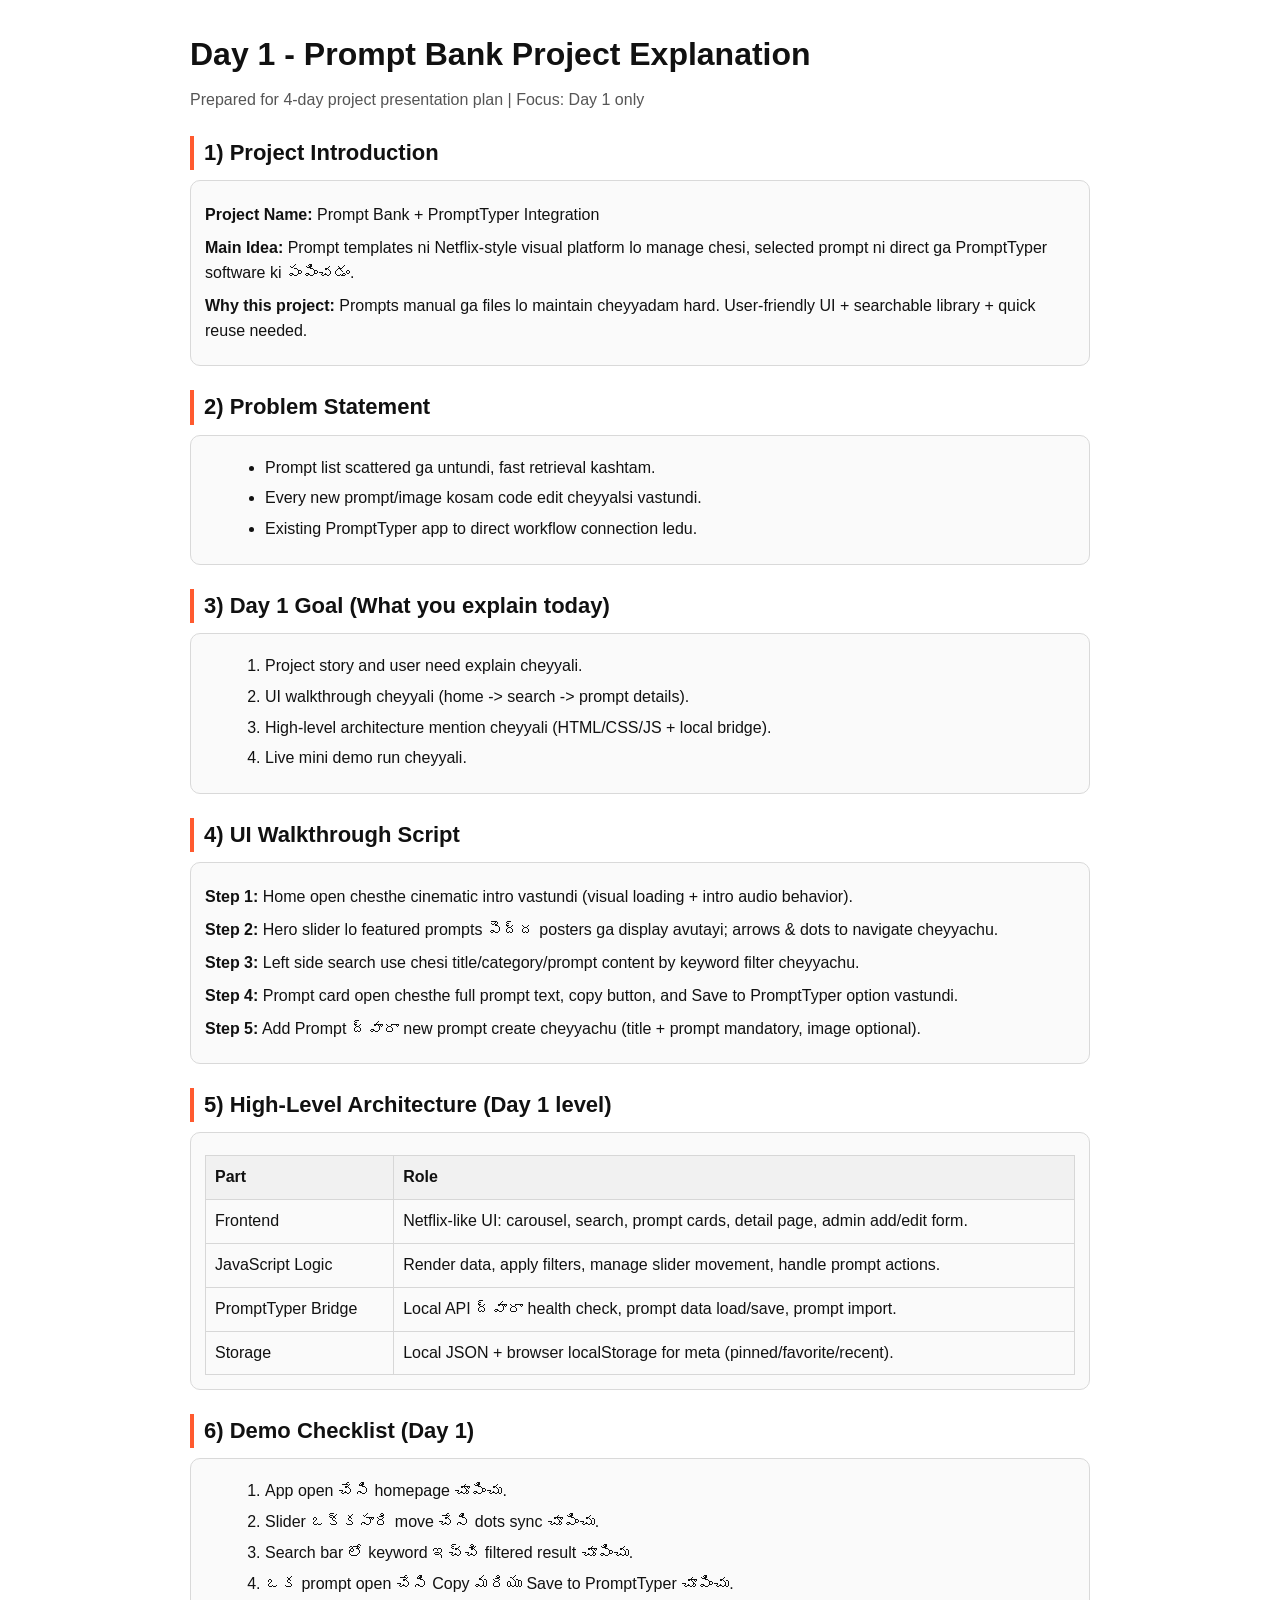
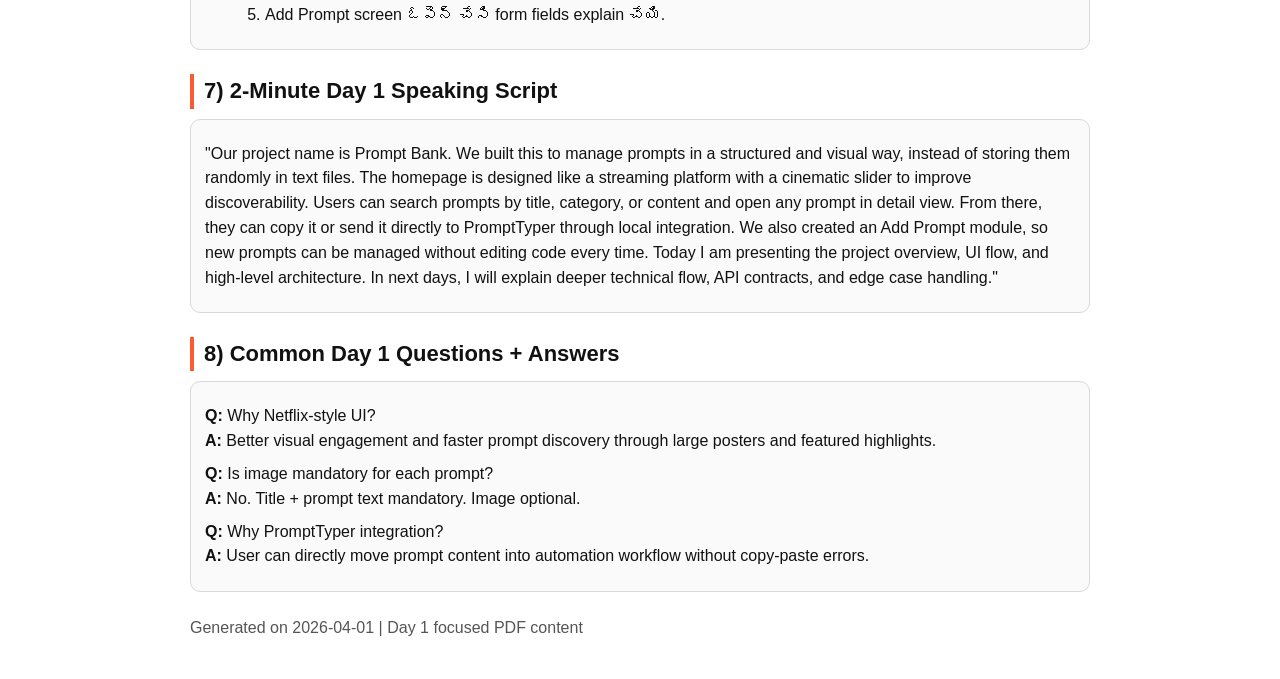
<file: Day1_Project_Explanation.html>
<!DOCTYPE html>
<html lang="en">
<head>
  <meta charset="UTF-8" />
  <meta name="viewport" content="width=device-width, initial-scale=1.0" />
  <title>Day 1 - Prompt Bank Project Explanation</title>
  <style>
    body {
      font-family: "Segoe UI", Tahoma, sans-serif;
      line-height: 1.55;
      margin: 0;
      padding: 30px;
      color: #111;
      background: #fff;
    }
    .wrap { max-width: 900px; margin: 0 auto; }
    h1 { margin: 0 0 6px; font-size: 32px; }
    h2 { margin: 24px 0 8px; font-size: 22px; border-left: 4px solid #ff5a2f; padding-left: 10px; }
    p { margin: 8px 0; }
    .muted { color: #555; }
    .box {
      border: 1px solid #d9d9d9;
      border-radius: 10px;
      padding: 14px;
      margin-top: 10px;
      background: #fafafa;
    }
    ul, ol { margin: 6px 0 8px 20px; }
    li { margin: 6px 0; }
    table { width: 100%; border-collapse: collapse; margin-top: 8px; }
    th, td { border: 1px solid #d7d7d7; padding: 9px; text-align: left; vertical-align: top; }
    th { background: #f1f1f1; }
  </style>
</head>
<body>
  <div class="wrap">
    <h1>Day 1 - Prompt Bank Project Explanation</h1>
    <p class="muted">Prepared for 4-day project presentation plan | Focus: Day 1 only</p>

    <h2>1) Project Introduction</h2>
    <div class="box">
      <p><strong>Project Name:</strong> Prompt Bank + PromptTyper Integration</p>
      <p><strong>Main Idea:</strong> Prompt templates ni Netflix-style visual platform lo manage chesi, selected prompt ni direct ga PromptTyper software ki పంపించడం.</p>
      <p><strong>Why this project:</strong> Prompts manual ga files lo maintain cheyyadam hard. User-friendly UI + searchable library + quick reuse needed.</p>
    </div>

    <h2>2) Problem Statement</h2>
    <div class="box">
      <ul>
        <li>Prompt list scattered ga untundi, fast retrieval kashtam.</li>
        <li>Every new prompt/image kosam code edit cheyyalsi vastundi.</li>
        <li>Existing PromptTyper app to direct workflow connection ledu.</li>
      </ul>
    </div>

    <h2>3) Day 1 Goal (What you explain today)</h2>
    <div class="box">
      <ol>
        <li>Project story and user need explain cheyyali.</li>
        <li>UI walkthrough cheyyali (home -> search -> prompt details).</li>
        <li>High-level architecture mention cheyyali (HTML/CSS/JS + local bridge).</li>
        <li>Live mini demo run cheyyali.</li>
      </ol>
    </div>

    <h2>4) UI Walkthrough Script</h2>
    <div class="box">
      <p><strong>Step 1:</strong> Home open chesthe cinematic intro vastundi (visual loading + intro audio behavior).</p>
      <p><strong>Step 2:</strong> Hero slider lo featured prompts పెద్ద posters ga display avutayi; arrows & dots to navigate cheyyachu.</p>
      <p><strong>Step 3:</strong> Left side search use chesi title/category/prompt content by keyword filter cheyyachu.</p>
      <p><strong>Step 4:</strong> Prompt card open chesthe full prompt text, copy button, and Save to PromptTyper option vastundi.</p>
      <p><strong>Step 5:</strong> Add Prompt ద్వారా new prompt create cheyyachu (title + prompt mandatory, image optional).</p>
    </div>

    <h2>5) High-Level Architecture (Day 1 level)</h2>
    <div class="box">
      <table>
        <tr><th>Part</th><th>Role</th></tr>
        <tr><td>Frontend</td><td>Netflix-like UI: carousel, search, prompt cards, detail page, admin add/edit form.</td></tr>
        <tr><td>JavaScript Logic</td><td>Render data, apply filters, manage slider movement, handle prompt actions.</td></tr>
        <tr><td>PromptTyper Bridge</td><td>Local API ద్వారా health check, prompt data load/save, prompt import.</td></tr>
        <tr><td>Storage</td><td>Local JSON + browser localStorage for meta (pinned/favorite/recent).</td></tr>
      </table>
    </div>

    <h2>6) Demo Checklist (Day 1)</h2>
    <div class="box">
      <ol>
        <li>App open చేసి homepage చూపించు.</li>
        <li>Slider ఒక్కసారి move చేసి dots sync చూపించు.</li>
        <li>Search bar లో keyword ఇచ్చి filtered result చూపించు.</li>
        <li>ఒక prompt open చేసి Copy మరియు Save to PromptTyper చూపించు.</li>
        <li>Add Prompt screen ఓపెన్ చేసి form fields explain చేయి.</li>
      </ol>
    </div>

    <h2>7) 2-Minute Day 1 Speaking Script</h2>
    <div class="box">
      <p>
        "Our project name is Prompt Bank. We built this to manage prompts in a structured and visual way, instead of storing them randomly in text files. The homepage is designed like a streaming platform with a cinematic slider to improve discoverability. Users can search prompts by title, category, or content and open any prompt in detail view. From there, they can copy it or send it directly to PromptTyper through local integration. We also created an Add Prompt module, so new prompts can be managed without editing code every time. Today I am presenting the project overview, UI flow, and high-level architecture. In next days, I will explain deeper technical flow, API contracts, and edge case handling."
      </p>
    </div>

    <h2>8) Common Day 1 Questions + Answers</h2>
    <div class="box">
      <p><strong>Q:</strong> Why Netflix-style UI?<br><strong>A:</strong> Better visual engagement and faster prompt discovery through large posters and featured highlights.</p>
      <p><strong>Q:</strong> Is image mandatory for each prompt?<br><strong>A:</strong> No. Title + prompt text mandatory. Image optional.</p>
      <p><strong>Q:</strong> Why PromptTyper integration?<br><strong>A:</strong> User can directly move prompt content into automation workflow without copy-paste errors.</p>
    </div>

    <p class="muted" style="margin-top: 24px;">Generated on 2026-04-01 | Day 1 focused PDF content</p>
  </div>
</body>
</html>
</file>
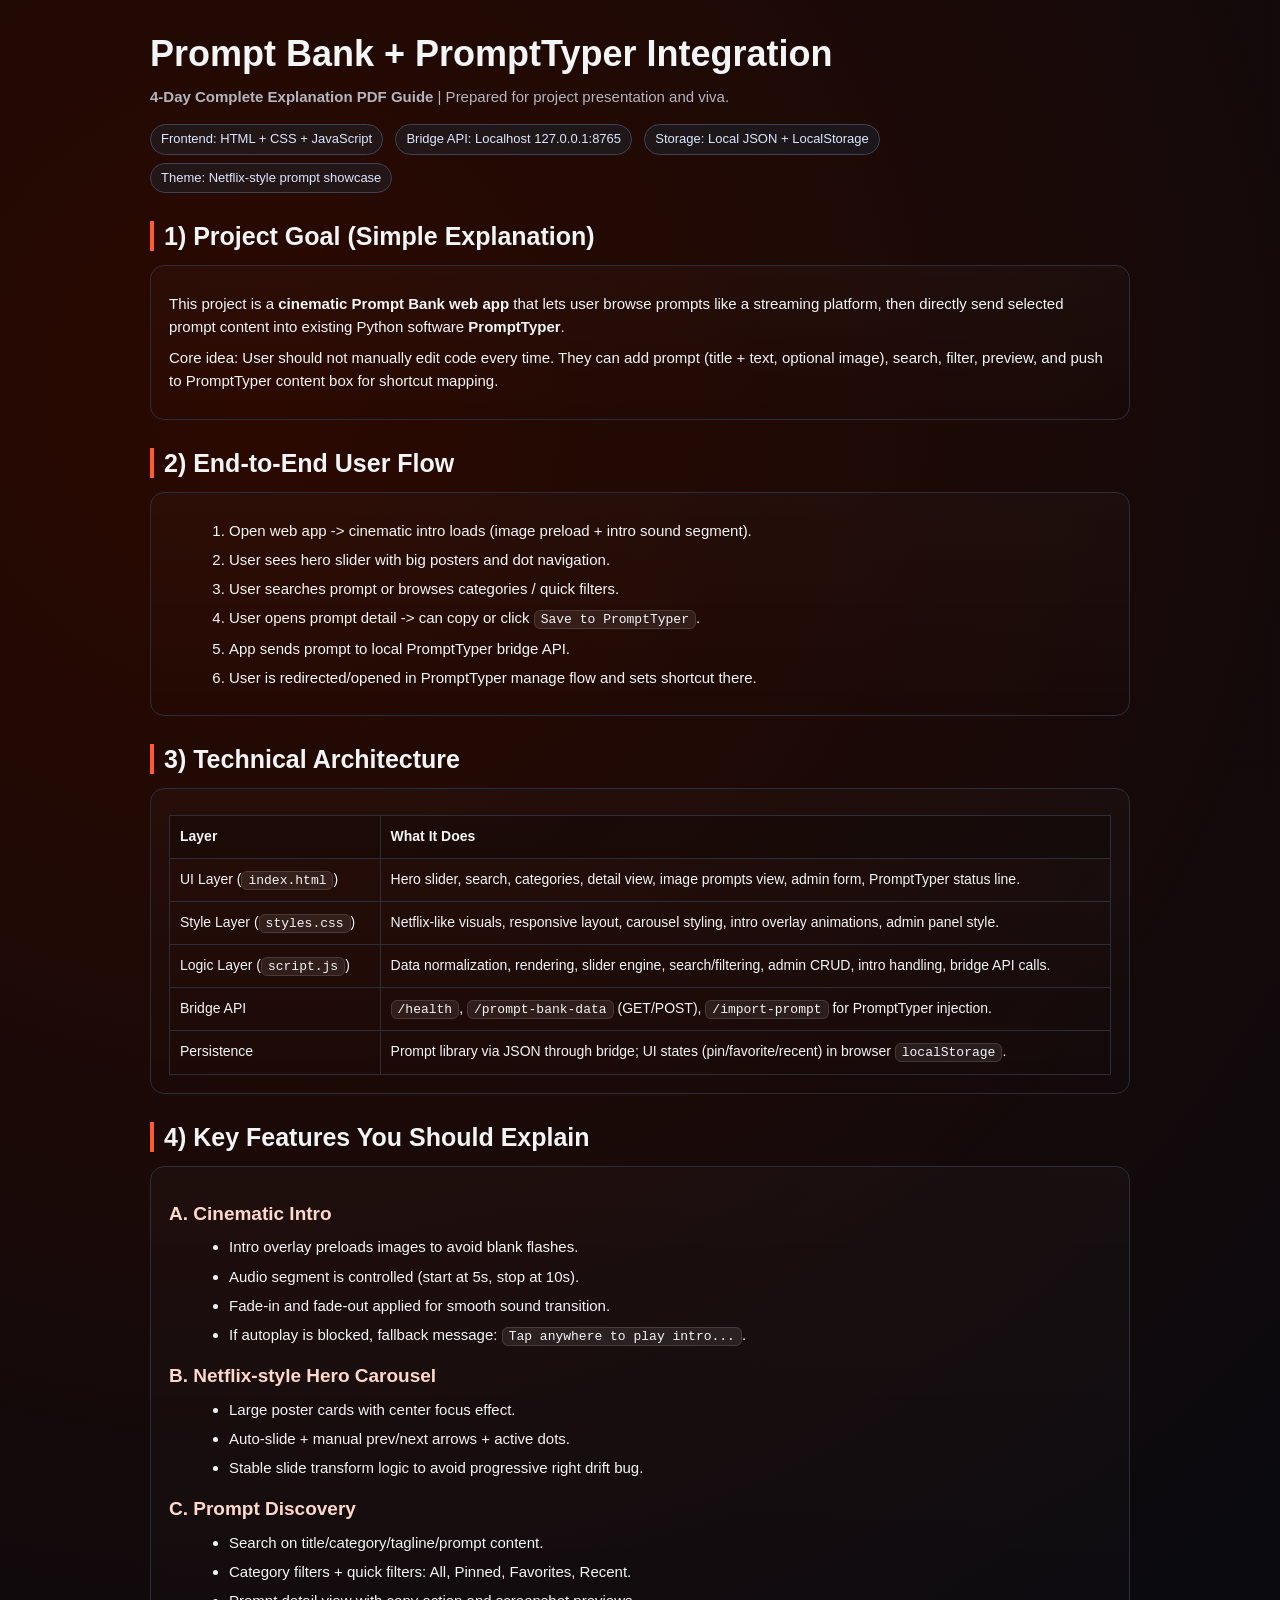
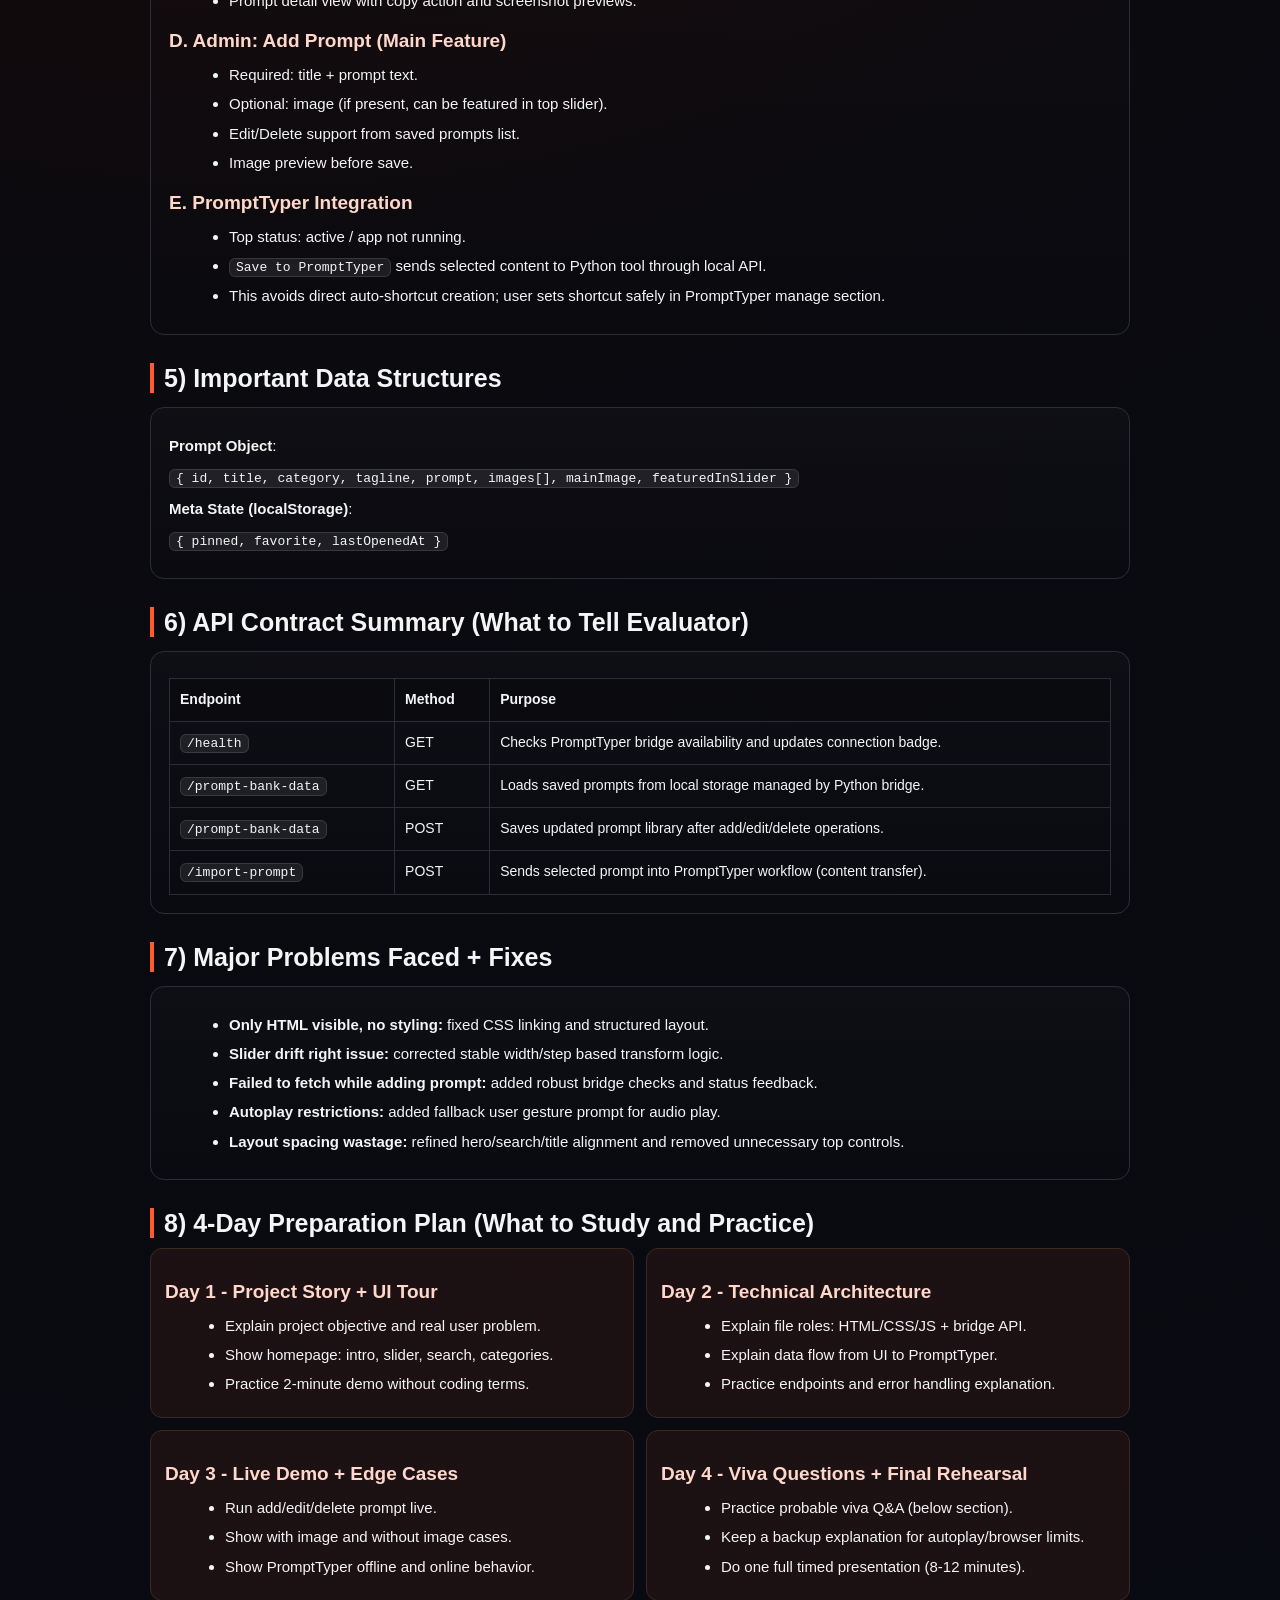
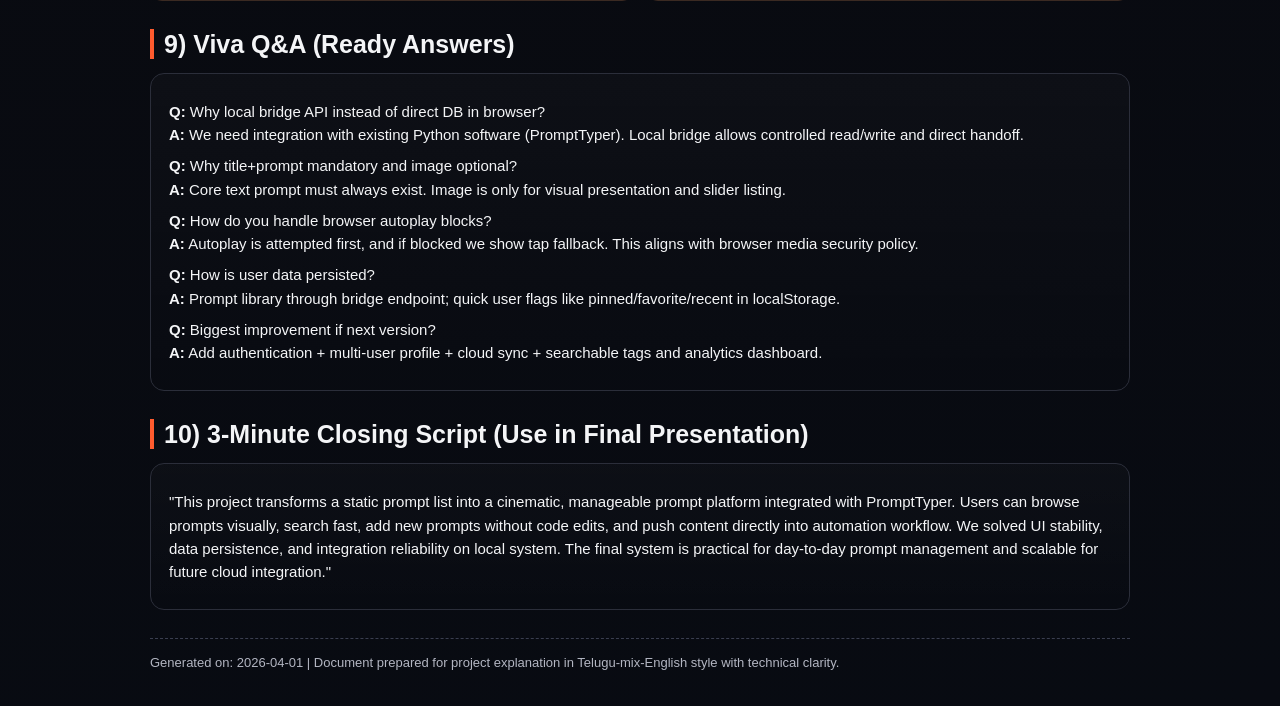
<file: PromptBank_4Day_Explanation.html>
<!DOCTYPE html>
<html lang="en">
<head>
  <meta charset="UTF-8" />
  <meta name="viewport" content="width=device-width, initial-scale=1.0" />
  <title>Prompt Bank - 4 Day Project Explanation Guide</title>
  <style>
    :root {
      --bg: #0a0a0f;
      --card: #12131a;
      --text: #f4f5f7;
      --muted: #b3b6c2;
      --accent: #ff5b2e;
      --accent2: #00b2ff;
      --border: #2b2e3a;
    }
    * { box-sizing: border-box; }
    body {
      margin: 0;
      padding: 32px;
      background: radial-gradient(circle at 20% 10%, #2b0900 0%, #0a0a0f 42%, #080b12 100%);
      color: var(--text);
      font: 15px/1.55 "Segoe UI", Tahoma, sans-serif;
    }
    .wrap { max-width: 980px; margin: 0 auto; }
    h1, h2, h3 { margin: 0 0 10px; line-height: 1.2; }
    h1 { font-size: 36px; }
    h2 {
      margin-top: 28px;
      font-size: 25px;
      border-left: 4px solid var(--accent);
      padding-left: 10px;
    }
    h3 { margin-top: 18px; font-size: 19px; color: #ffd7cb; }
    p { margin: 8px 0; color: var(--text); }
    .muted { color: var(--muted); }
    .card {
      background: linear-gradient(180deg, rgba(255,255,255,0.02), rgba(255,255,255,0));
      border: 1px solid var(--border);
      border-radius: 14px;
      padding: 18px;
      margin-top: 14px;
    }
    ul, ol { margin: 8px 0 8px 20px; }
    li { margin: 6px 0; }
    .pill {
      display: inline-block;
      border: 1px solid #3d4254;
      border-radius: 999px;
      padding: 4px 10px;
      margin-right: 8px;
      margin-top: 8px;
      color: #dce7ff;
      font-size: 13px;
      background: rgba(0, 178, 255, 0.08);
    }
    .grid {
      display: grid;
      grid-template-columns: 1fr 1fr;
      gap: 12px;
    }
    .day {
      border: 1px solid #3b2a22;
      border-radius: 12px;
      padding: 14px;
      background: rgba(255, 91, 46, 0.08);
    }
    code {
      background: rgba(255,255,255,0.08);
      border: 1px solid rgba(255,255,255,0.12);
      border-radius: 6px;
      padding: 1px 6px;
      font-family: Consolas, "Courier New", monospace;
      font-size: 13px;
    }
    table {
      width: 100%;
      border-collapse: collapse;
      margin-top: 8px;
      font-size: 14px;
    }
    th, td {
      border: 1px solid var(--border);
      padding: 10px;
      vertical-align: top;
    }
    th {
      background: rgba(0,0,0,0.25);
      text-align: left;
    }
    .footer {
      margin-top: 28px;
      padding-top: 14px;
      border-top: 1px dashed #3a3e4f;
      color: var(--muted);
      font-size: 13px;
    }
    @media print {
      body { background: #fff; color: #111; padding: 20px; }
      .card, .day { background: #fff; border-color: #bbb; }
      h2 { border-color: #333; }
      .muted, .footer { color: #333; }
    }
  </style>
</head>
<body>
  <div class="wrap">
    <h1>Prompt Bank + PromptTyper Integration</h1>
    <p class="muted"><strong>4-Day Complete Explanation PDF Guide</strong> | Prepared for project presentation and viva.</p>
    <div>
      <span class="pill">Frontend: HTML + CSS + JavaScript</span>
      <span class="pill">Bridge API: Localhost 127.0.0.1:8765</span>
      <span class="pill">Storage: Local JSON + LocalStorage</span>
      <span class="pill">Theme: Netflix-style prompt showcase</span>
    </div>

    <h2>1) Project Goal (Simple Explanation)</h2>
    <div class="card">
      <p>This project is a <strong>cinematic Prompt Bank web app</strong> that lets user browse prompts like a streaming platform, then directly send selected prompt content into existing Python software <strong>PromptTyper</strong>.</p>
      <p>Core idea: User should not manually edit code every time. They can add prompt (title + text, optional image), search, filter, preview, and push to PromptTyper content box for shortcut mapping.</p>
    </div>

    <h2>2) End-to-End User Flow</h2>
    <div class="card">
      <ol>
        <li>Open web app -> cinematic intro loads (image preload + intro sound segment).</li>
        <li>User sees hero slider with big posters and dot navigation.</li>
        <li>User searches prompt or browses categories / quick filters.</li>
        <li>User opens prompt detail -> can copy or click <code>Save to PromptTyper</code>.</li>
        <li>App sends prompt to local PromptTyper bridge API.</li>
        <li>User is redirected/opened in PromptTyper manage flow and sets shortcut there.</li>
      </ol>
    </div>

    <h2>3) Technical Architecture</h2>
    <div class="card">
      <table>
        <tr><th>Layer</th><th>What It Does</th></tr>
        <tr><td>UI Layer (<code>index.html</code>)</td><td>Hero slider, search, categories, detail view, image prompts view, admin form, PromptTyper status line.</td></tr>
        <tr><td>Style Layer (<code>styles.css</code>)</td><td>Netflix-like visuals, responsive layout, carousel styling, intro overlay animations, admin panel style.</td></tr>
        <tr><td>Logic Layer (<code>script.js</code>)</td><td>Data normalization, rendering, slider engine, search/filtering, admin CRUD, intro handling, bridge API calls.</td></tr>
        <tr><td>Bridge API</td><td><code>/health</code>, <code>/prompt-bank-data</code> (GET/POST), <code>/import-prompt</code> for PromptTyper injection.</td></tr>
        <tr><td>Persistence</td><td>Prompt library via JSON through bridge; UI states (pin/favorite/recent) in browser <code>localStorage</code>.</td></tr>
      </table>
    </div>

    <h2>4) Key Features You Should Explain</h2>
    <div class="card">
      <h3>A. Cinematic Intro</h3>
      <ul>
        <li>Intro overlay preloads images to avoid blank flashes.</li>
        <li>Audio segment is controlled (start at 5s, stop at 10s).</li>
        <li>Fade-in and fade-out applied for smooth sound transition.</li>
        <li>If autoplay is blocked, fallback message: <code>Tap anywhere to play intro...</code>.</li>
      </ul>

      <h3>B. Netflix-style Hero Carousel</h3>
      <ul>
        <li>Large poster cards with center focus effect.</li>
        <li>Auto-slide + manual prev/next arrows + active dots.</li>
        <li>Stable slide transform logic to avoid progressive right drift bug.</li>
      </ul>

      <h3>C. Prompt Discovery</h3>
      <ul>
        <li>Search on title/category/tagline/prompt content.</li>
        <li>Category filters + quick filters: All, Pinned, Favorites, Recent.</li>
        <li>Prompt detail view with copy action and screenshot previews.</li>
      </ul>

      <h3>D. Admin: Add Prompt (Main Feature)</h3>
      <ul>
        <li>Required: title + prompt text.</li>
        <li>Optional: image (if present, can be featured in top slider).</li>
        <li>Edit/Delete support from saved prompts list.</li>
        <li>Image preview before save.</li>
      </ul>

      <h3>E. PromptTyper Integration</h3>
      <ul>
        <li>Top status: active / app not running.</li>
        <li><code>Save to PromptTyper</code> sends selected content to Python tool through local API.</li>
        <li>This avoids direct auto-shortcut creation; user sets shortcut safely in PromptTyper manage section.</li>
      </ul>
    </div>

    <h2>5) Important Data Structures</h2>
    <div class="card">
      <p><strong>Prompt Object</strong>:</p>
      <p><code>{ id, title, category, tagline, prompt, images[], mainImage, featuredInSlider }</code></p>
      <p><strong>Meta State (localStorage)</strong>:</p>
      <p><code>{ pinned, favorite, lastOpenedAt }</code></p>
    </div>

    <h2>6) API Contract Summary (What to Tell Evaluator)</h2>
    <div class="card">
      <table>
        <tr><th>Endpoint</th><th>Method</th><th>Purpose</th></tr>
        <tr><td><code>/health</code></td><td>GET</td><td>Checks PromptTyper bridge availability and updates connection badge.</td></tr>
        <tr><td><code>/prompt-bank-data</code></td><td>GET</td><td>Loads saved prompts from local storage managed by Python bridge.</td></tr>
        <tr><td><code>/prompt-bank-data</code></td><td>POST</td><td>Saves updated prompt library after add/edit/delete operations.</td></tr>
        <tr><td><code>/import-prompt</code></td><td>POST</td><td>Sends selected prompt into PromptTyper workflow (content transfer).</td></tr>
      </table>
    </div>

    <h2>7) Major Problems Faced + Fixes</h2>
    <div class="card">
      <ul>
        <li><strong>Only HTML visible, no styling:</strong> fixed CSS linking and structured layout.</li>
        <li><strong>Slider drift right issue:</strong> corrected stable width/step based transform logic.</li>
        <li><strong>Failed to fetch while adding prompt:</strong> added robust bridge checks and status feedback.</li>
        <li><strong>Autoplay restrictions:</strong> added fallback user gesture prompt for audio play.</li>
        <li><strong>Layout spacing wastage:</strong> refined hero/search/title alignment and removed unnecessary top controls.</li>
      </ul>
    </div>

    <h2>8) 4-Day Preparation Plan (What to Study and Practice)</h2>
    <div class="grid">
      <div class="day">
        <h3>Day 1 - Project Story + UI Tour</h3>
        <ul>
          <li>Explain project objective and real user problem.</li>
          <li>Show homepage: intro, slider, search, categories.</li>
          <li>Practice 2-minute demo without coding terms.</li>
        </ul>
      </div>
      <div class="day">
        <h3>Day 2 - Technical Architecture</h3>
        <ul>
          <li>Explain file roles: HTML/CSS/JS + bridge API.</li>
          <li>Explain data flow from UI to PromptTyper.</li>
          <li>Practice endpoints and error handling explanation.</li>
        </ul>
      </div>
      <div class="day">
        <h3>Day 3 - Live Demo + Edge Cases</h3>
        <ul>
          <li>Run add/edit/delete prompt live.</li>
          <li>Show with image and without image cases.</li>
          <li>Show PromptTyper offline and online behavior.</li>
        </ul>
      </div>
      <div class="day">
        <h3>Day 4 - Viva Questions + Final Rehearsal</h3>
        <ul>
          <li>Practice probable viva Q&A (below section).</li>
          <li>Keep a backup explanation for autoplay/browser limits.</li>
          <li>Do one full timed presentation (8-12 minutes).</li>
        </ul>
      </div>
    </div>

    <h2>9) Viva Q&A (Ready Answers)</h2>
    <div class="card">
      <p><strong>Q:</strong> Why local bridge API instead of direct DB in browser?<br />
         <strong>A:</strong> We need integration with existing Python software (PromptTyper). Local bridge allows controlled read/write and direct handoff.</p>
      <p><strong>Q:</strong> Why title+prompt mandatory and image optional?<br />
         <strong>A:</strong> Core text prompt must always exist. Image is only for visual presentation and slider listing.</p>
      <p><strong>Q:</strong> How do you handle browser autoplay blocks?<br />
         <strong>A:</strong> Autoplay is attempted first, and if blocked we show tap fallback. This aligns with browser media security policy.</p>
      <p><strong>Q:</strong> How is user data persisted?<br />
         <strong>A:</strong> Prompt library through bridge endpoint; quick user flags like pinned/favorite/recent in localStorage.</p>
      <p><strong>Q:</strong> Biggest improvement if next version?<br />
         <strong>A:</strong> Add authentication + multi-user profile + cloud sync + searchable tags and analytics dashboard.</p>
    </div>

    <h2>10) 3-Minute Closing Script (Use in Final Presentation)</h2>
    <div class="card">
      <p>"This project transforms a static prompt list into a cinematic, manageable prompt platform integrated with PromptTyper. Users can browse prompts visually, search fast, add new prompts without code edits, and push content directly into automation workflow. We solved UI stability, data persistence, and integration reliability on local system. The final system is practical for day-to-day prompt management and scalable for future cloud integration."</p>
    </div>

    <div class="footer">
      Generated on: 2026-04-01 | Document prepared for project explanation in Telugu-mix-English style with technical clarity.
    </div>
  </div>
</body>
</html>
</file>
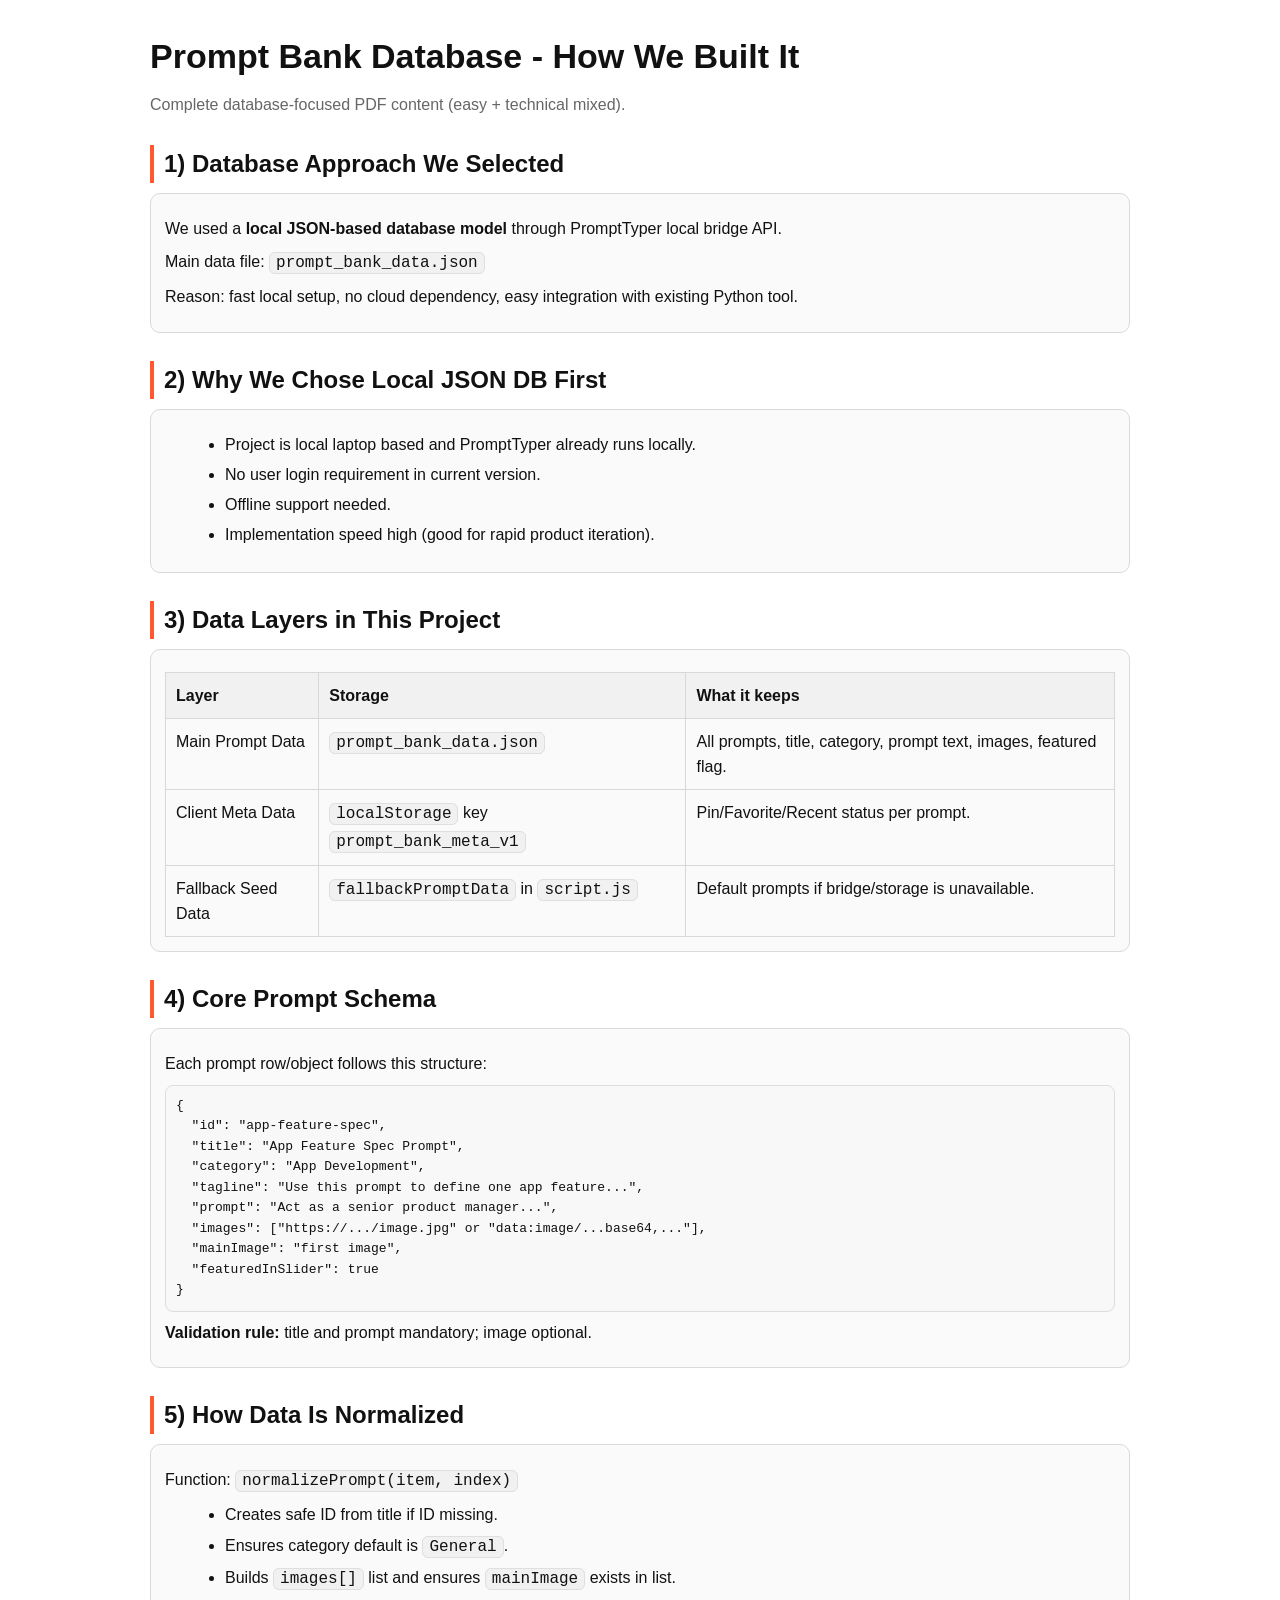
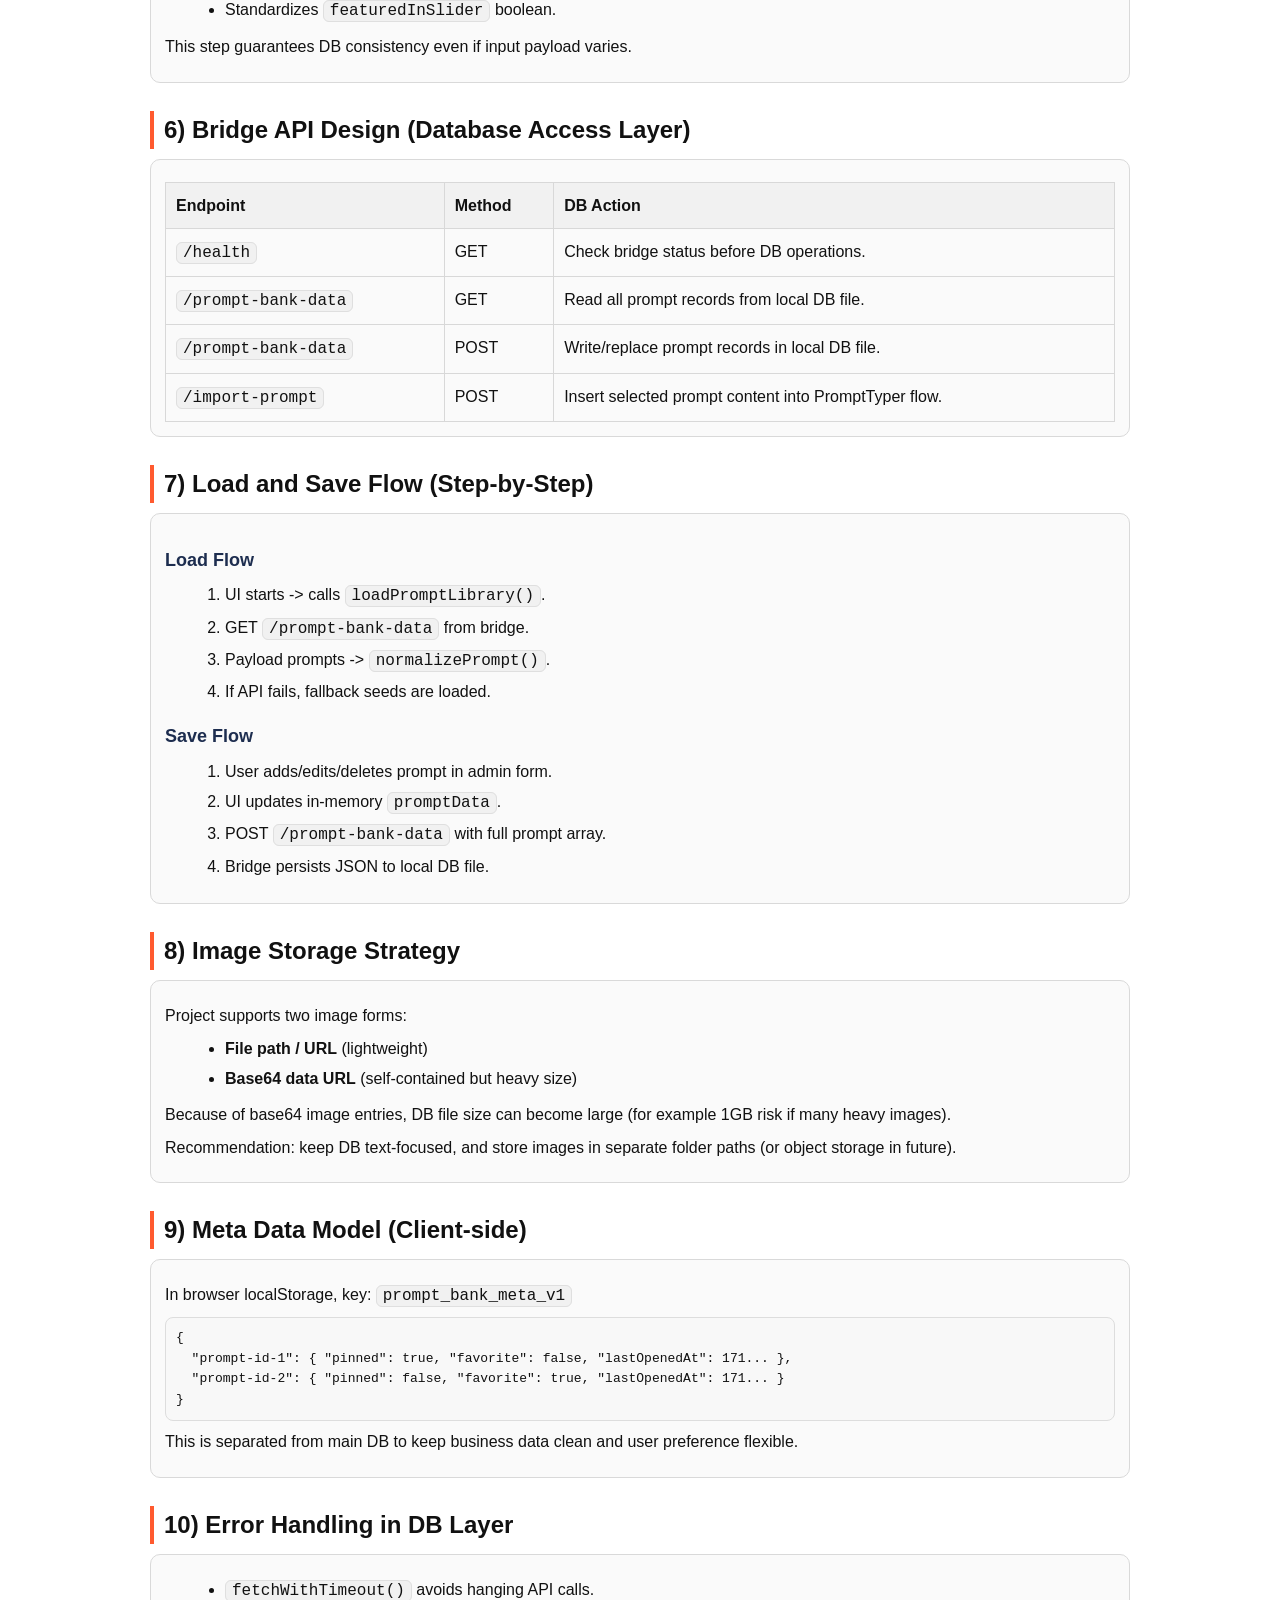
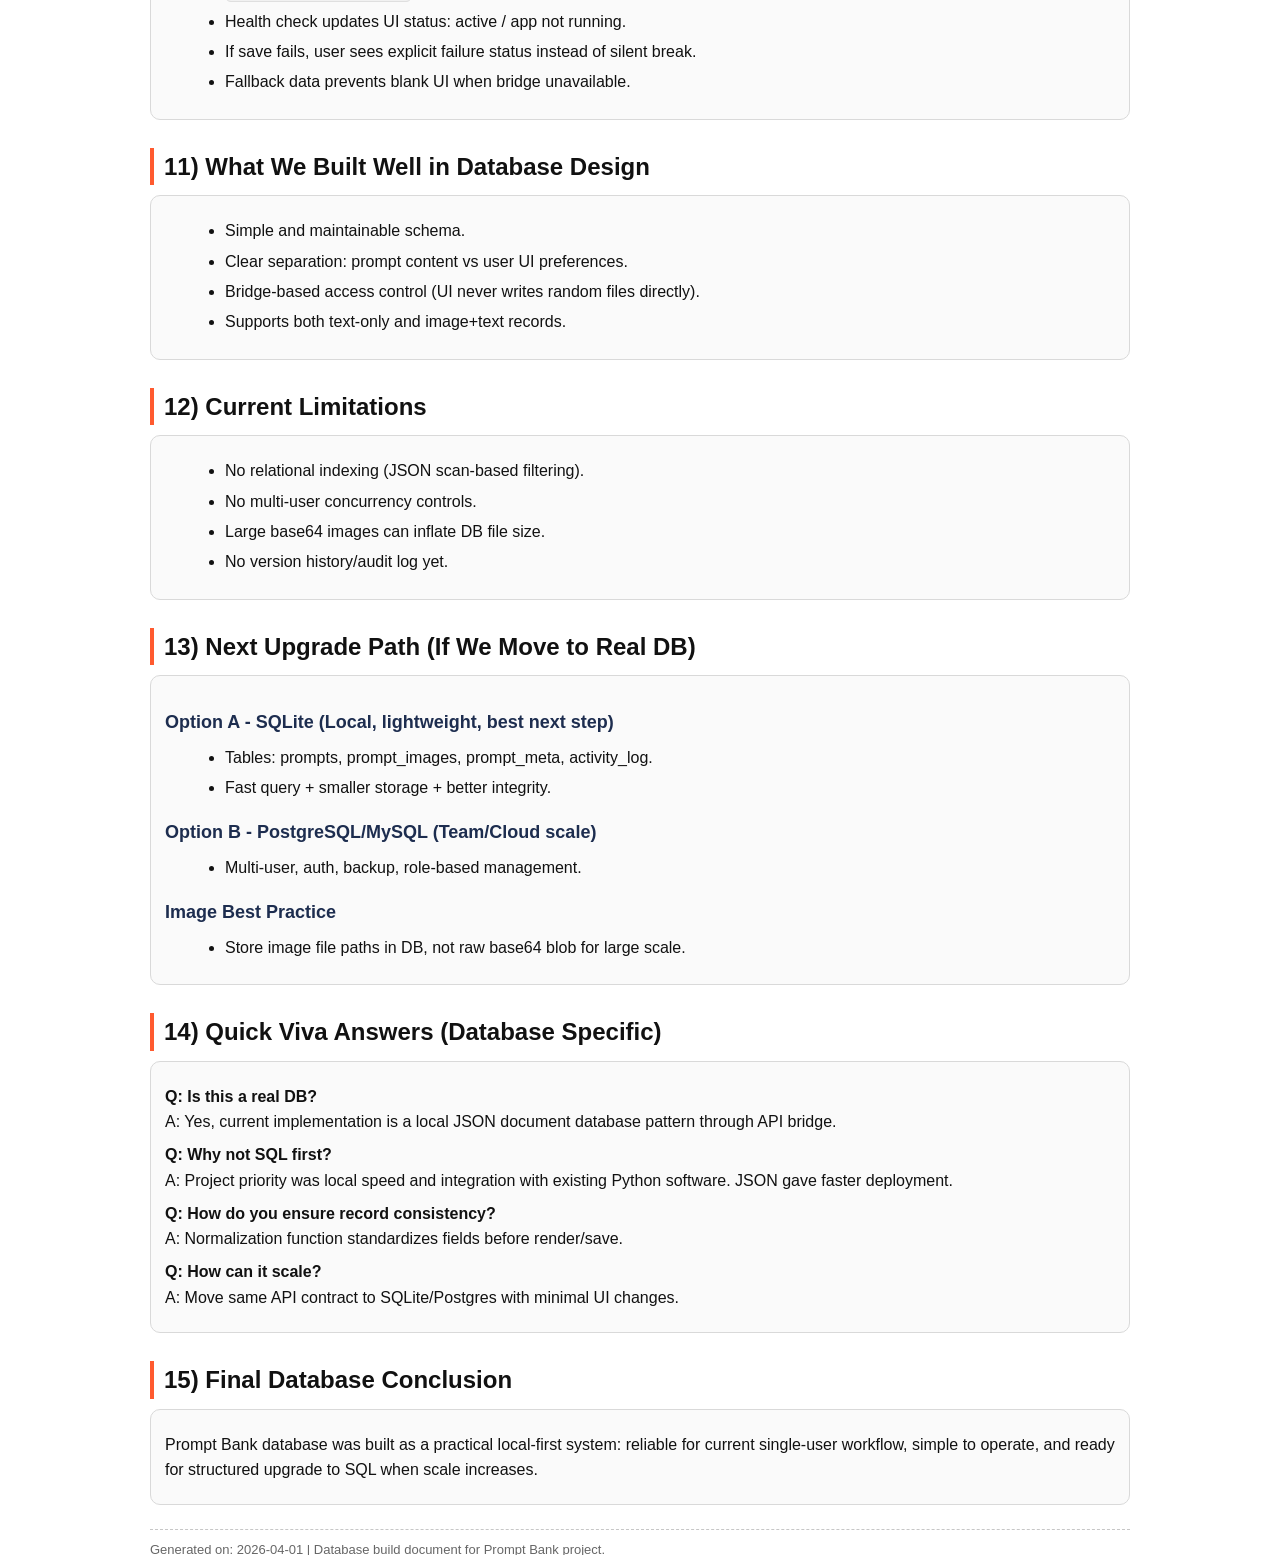
<file: PromptBank_Database_Build_Full.html>
<!DOCTYPE html>
<html lang="en">
<head>
  <meta charset="UTF-8" />
  <meta name="viewport" content="width=device-width, initial-scale=1.0" />
  <title>Prompt Bank - Database Build Document</title>
  <style>
    body { margin: 0; padding: 30px; font-family: "Segoe UI", Tahoma, sans-serif; color: #111; background: #fff; line-height: 1.58; }
    .wrap { max-width: 980px; margin: 0 auto; }
    h1 { margin: 0 0 8px; font-size: 34px; }
    h2 { margin: 28px 0 10px; font-size: 24px; border-left: 4px solid #ff5a2f; padding-left: 10px; }
    h3 { margin: 18px 0 8px; font-size: 18px; color: #1d2d4f; }
    p { margin: 8px 0; }
    ul, ol { margin: 8px 0 10px 20px; }
    li { margin: 5px 0; }
    .box { border: 1px solid #d9d9d9; background: #fafafa; border-radius: 10px; padding: 14px; margin-top: 10px; }
    .muted { color: #666; }
    code { background: #f1f1f1; border: 1px solid #dfdfdf; border-radius: 6px; padding: 1px 6px; font-family: Consolas, monospace; }
    table { width: 100%; border-collapse: collapse; margin-top: 8px; }
    th, td { border: 1px solid #d8d8d8; padding: 10px; text-align: left; vertical-align: top; }
    th { background: #f1f1f1; }
    pre { margin: 0; white-space: pre-wrap; background: #f8f8f8; border: 1px solid #ddd; border-radius: 8px; padding: 10px; }
    .footer { margin-top: 24px; border-top: 1px dashed #c7c7c7; padding-top: 10px; font-size: 13px; color: #666; }
  </style>
</head>
<body>
  <div class="wrap">
    <h1>Prompt Bank Database - How We Built It</h1>
    <p class="muted">Complete database-focused PDF content (easy + technical mixed).</p>

    <h2>1) Database Approach We Selected</h2>
    <div class="box">
      <p>We used a <strong>local JSON-based database model</strong> through PromptTyper local bridge API.</p>
      <p>Main data file: <code>prompt_bank_data.json</code></p>
      <p>Reason: fast local setup, no cloud dependency, easy integration with existing Python tool.</p>
    </div>

    <h2>2) Why We Chose Local JSON DB First</h2>
    <div class="box">
      <ul>
        <li>Project is local laptop based and PromptTyper already runs locally.</li>
        <li>No user login requirement in current version.</li>
        <li>Offline support needed.</li>
        <li>Implementation speed high (good for rapid product iteration).</li>
      </ul>
    </div>

    <h2>3) Data Layers in This Project</h2>
    <div class="box">
      <table>
        <tr><th>Layer</th><th>Storage</th><th>What it keeps</th></tr>
        <tr><td>Main Prompt Data</td><td><code>prompt_bank_data.json</code></td><td>All prompts, title, category, prompt text, images, featured flag.</td></tr>
        <tr><td>Client Meta Data</td><td><code>localStorage</code> key <code>prompt_bank_meta_v1</code></td><td>Pin/Favorite/Recent status per prompt.</td></tr>
        <tr><td>Fallback Seed Data</td><td><code>fallbackPromptData</code> in <code>script.js</code></td><td>Default prompts if bridge/storage is unavailable.</td></tr>
      </table>
    </div>

    <h2>4) Core Prompt Schema</h2>
    <div class="box">
      <p>Each prompt row/object follows this structure:</p>
      <pre>{
  "id": "app-feature-spec",
  "title": "App Feature Spec Prompt",
  "category": "App Development",
  "tagline": "Use this prompt to define one app feature...",
  "prompt": "Act as a senior product manager...",
  "images": ["https://.../image.jpg" or "data:image/...base64,..."],
  "mainImage": "first image",
  "featuredInSlider": true
}</pre>
      <p><strong>Validation rule:</strong> title and prompt mandatory; image optional.</p>
    </div>

    <h2>5) How Data Is Normalized</h2>
    <div class="box">
      <p>Function: <code>normalizePrompt(item, index)</code></p>
      <ul>
        <li>Creates safe ID from title if ID missing.</li>
        <li>Ensures category default is <code>General</code>.</li>
        <li>Builds <code>images[]</code> list and ensures <code>mainImage</code> exists in list.</li>
        <li>Standardizes <code>featuredInSlider</code> boolean.</li>
      </ul>
      <p>This step guarantees DB consistency even if input payload varies.</p>
    </div>

    <h2>6) Bridge API Design (Database Access Layer)</h2>
    <div class="box">
      <table>
        <tr><th>Endpoint</th><th>Method</th><th>DB Action</th></tr>
        <tr><td><code>/health</code></td><td>GET</td><td>Check bridge status before DB operations.</td></tr>
        <tr><td><code>/prompt-bank-data</code></td><td>GET</td><td>Read all prompt records from local DB file.</td></tr>
        <tr><td><code>/prompt-bank-data</code></td><td>POST</td><td>Write/replace prompt records in local DB file.</td></tr>
        <tr><td><code>/import-prompt</code></td><td>POST</td><td>Insert selected prompt content into PromptTyper flow.</td></tr>
      </table>
    </div>

    <h2>7) Load and Save Flow (Step-by-Step)</h2>
    <div class="box">
      <h3>Load Flow</h3>
      <ol>
        <li>UI starts -> calls <code>loadPromptLibrary()</code>.</li>
        <li>GET <code>/prompt-bank-data</code> from bridge.</li>
        <li>Payload prompts -> <code>normalizePrompt()</code>.</li>
        <li>If API fails, fallback seeds are loaded.</li>
      </ol>
      <h3>Save Flow</h3>
      <ol>
        <li>User adds/edits/deletes prompt in admin form.</li>
        <li>UI updates in-memory <code>promptData</code>.</li>
        <li>POST <code>/prompt-bank-data</code> with full prompt array.</li>
        <li>Bridge persists JSON to local DB file.</li>
      </ol>
    </div>

    <h2>8) Image Storage Strategy</h2>
    <div class="box">
      <p>Project supports two image forms:</p>
      <ul>
        <li><strong>File path / URL</strong> (lightweight)</li>
        <li><strong>Base64 data URL</strong> (self-contained but heavy size)</li>
      </ul>
      <p>Because of base64 image entries, DB file size can become large (for example 1GB risk if many heavy images).</p>
      <p>Recommendation: keep DB text-focused, and store images in separate folder paths (or object storage in future).</p>
    </div>

    <h2>9) Meta Data Model (Client-side)</h2>
    <div class="box">
      <p>In browser localStorage, key: <code>prompt_bank_meta_v1</code></p>
      <pre>{
  "prompt-id-1": { "pinned": true, "favorite": false, "lastOpenedAt": 171... },
  "prompt-id-2": { "pinned": false, "favorite": true, "lastOpenedAt": 171... }
}</pre>
      <p>This is separated from main DB to keep business data clean and user preference flexible.</p>
    </div>

    <h2>10) Error Handling in DB Layer</h2>
    <div class="box">
      <ul>
        <li><code>fetchWithTimeout()</code> avoids hanging API calls.</li>
        <li>Health check updates UI status: active / app not running.</li>
        <li>If save fails, user sees explicit failure status instead of silent break.</li>
        <li>Fallback data prevents blank UI when bridge unavailable.</li>
      </ul>
    </div>

    <h2>11) What We Built Well in Database Design</h2>
    <div class="box">
      <ul>
        <li>Simple and maintainable schema.</li>
        <li>Clear separation: prompt content vs user UI preferences.</li>
        <li>Bridge-based access control (UI never writes random files directly).</li>
        <li>Supports both text-only and image+text records.</li>
      </ul>
    </div>

    <h2>12) Current Limitations</h2>
    <div class="box">
      <ul>
        <li>No relational indexing (JSON scan-based filtering).</li>
        <li>No multi-user concurrency controls.</li>
        <li>Large base64 images can inflate DB file size.</li>
        <li>No version history/audit log yet.</li>
      </ul>
    </div>

    <h2>13) Next Upgrade Path (If We Move to Real DB)</h2>
    <div class="box">
      <h3>Option A - SQLite (Local, lightweight, best next step)</h3>
      <ul>
        <li>Tables: prompts, prompt_images, prompt_meta, activity_log.</li>
        <li>Fast query + smaller storage + better integrity.</li>
      </ul>
      <h3>Option B - PostgreSQL/MySQL (Team/Cloud scale)</h3>
      <ul>
        <li>Multi-user, auth, backup, role-based management.</li>
      </ul>
      <h3>Image Best Practice</h3>
      <ul>
        <li>Store image file paths in DB, not raw base64 blob for large scale.</li>
      </ul>
    </div>

    <h2>14) Quick Viva Answers (Database Specific)</h2>
    <div class="box">
      <p><strong>Q: Is this a real DB?</strong><br />A: Yes, current implementation is a local JSON document database pattern through API bridge.</p>
      <p><strong>Q: Why not SQL first?</strong><br />A: Project priority was local speed and integration with existing Python software. JSON gave faster deployment.</p>
      <p><strong>Q: How do you ensure record consistency?</strong><br />A: Normalization function standardizes fields before render/save.</p>
      <p><strong>Q: How can it scale?</strong><br />A: Move same API contract to SQLite/Postgres with minimal UI changes.</p>
    </div>

    <h2>15) Final Database Conclusion</h2>
    <div class="box">
      <p>Prompt Bank database was built as a practical local-first system: reliable for current single-user workflow, simple to operate, and ready for structured upgrade to SQL when scale increases.</p>
    </div>

    <div class="footer">
      Generated on: 2026-04-01 | Database build document for Prompt Bank project.
    </div>
  </div>
</body>
</html>
</file>
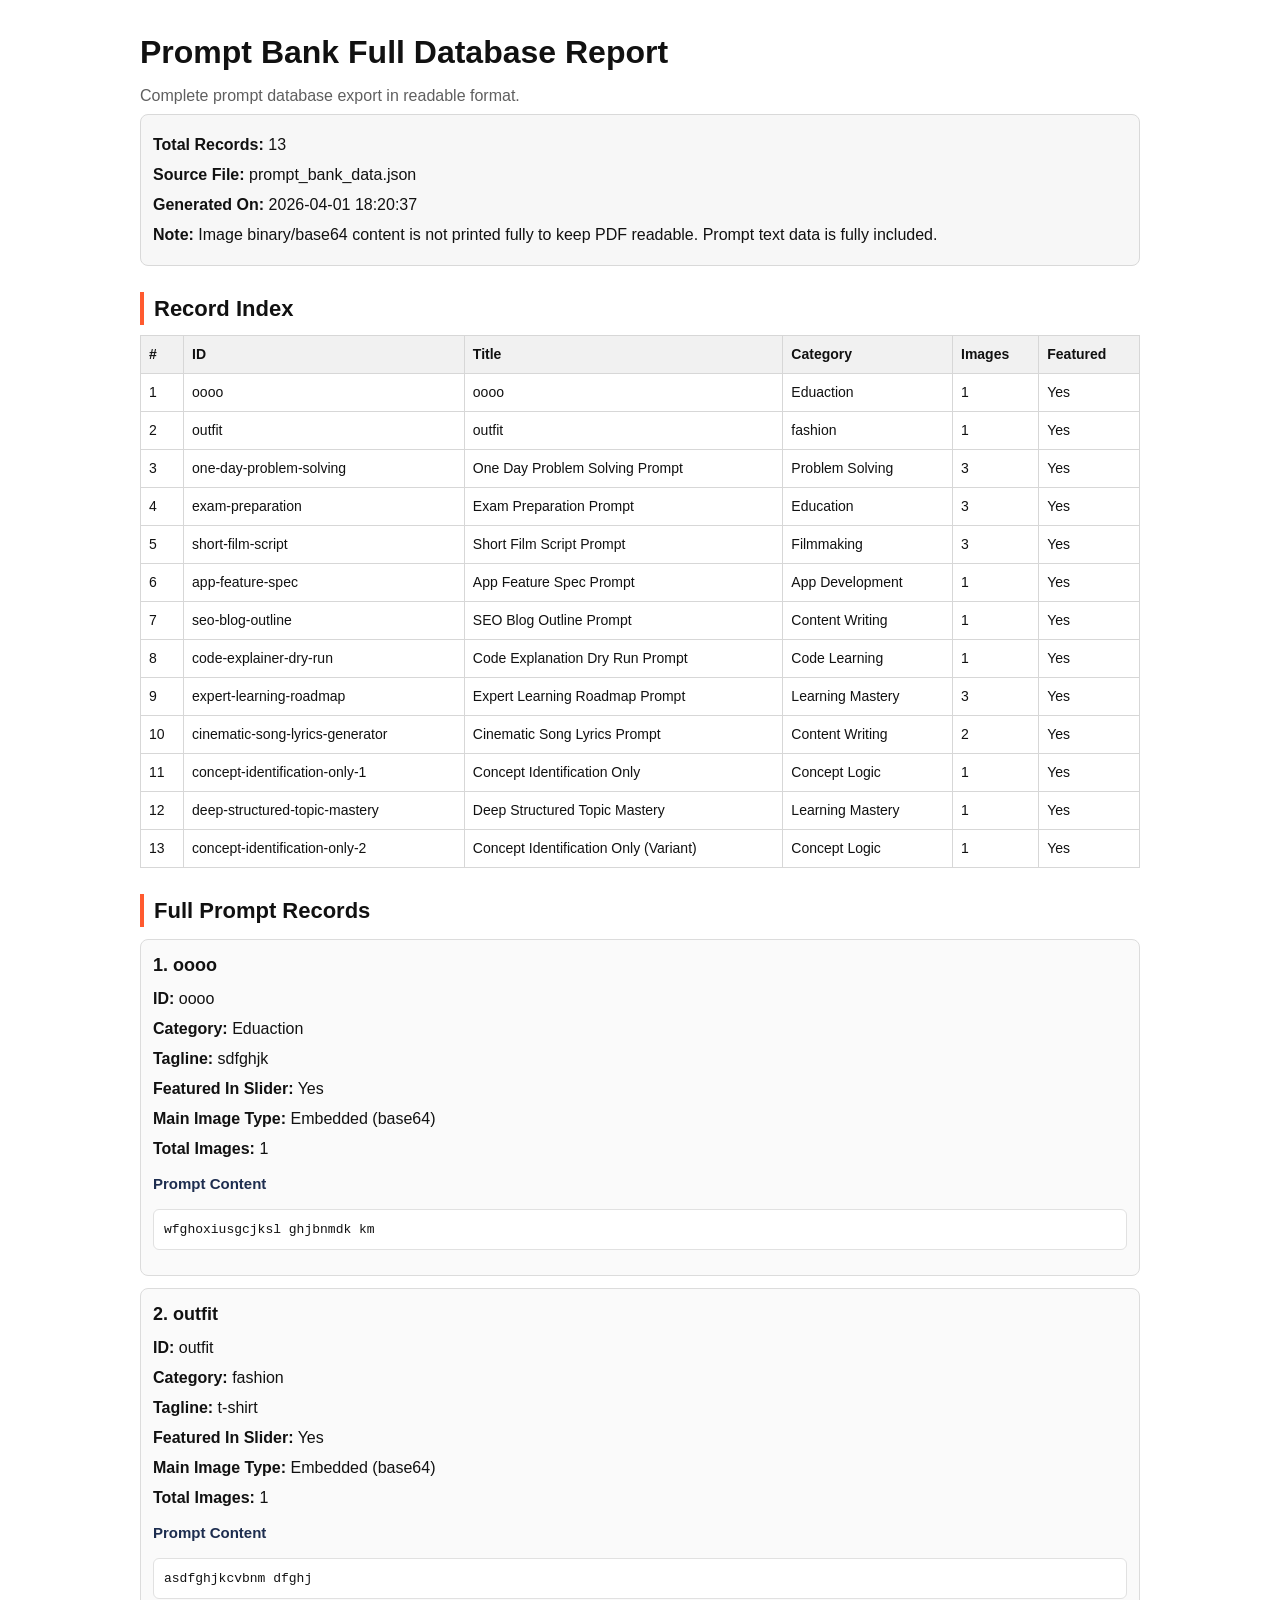
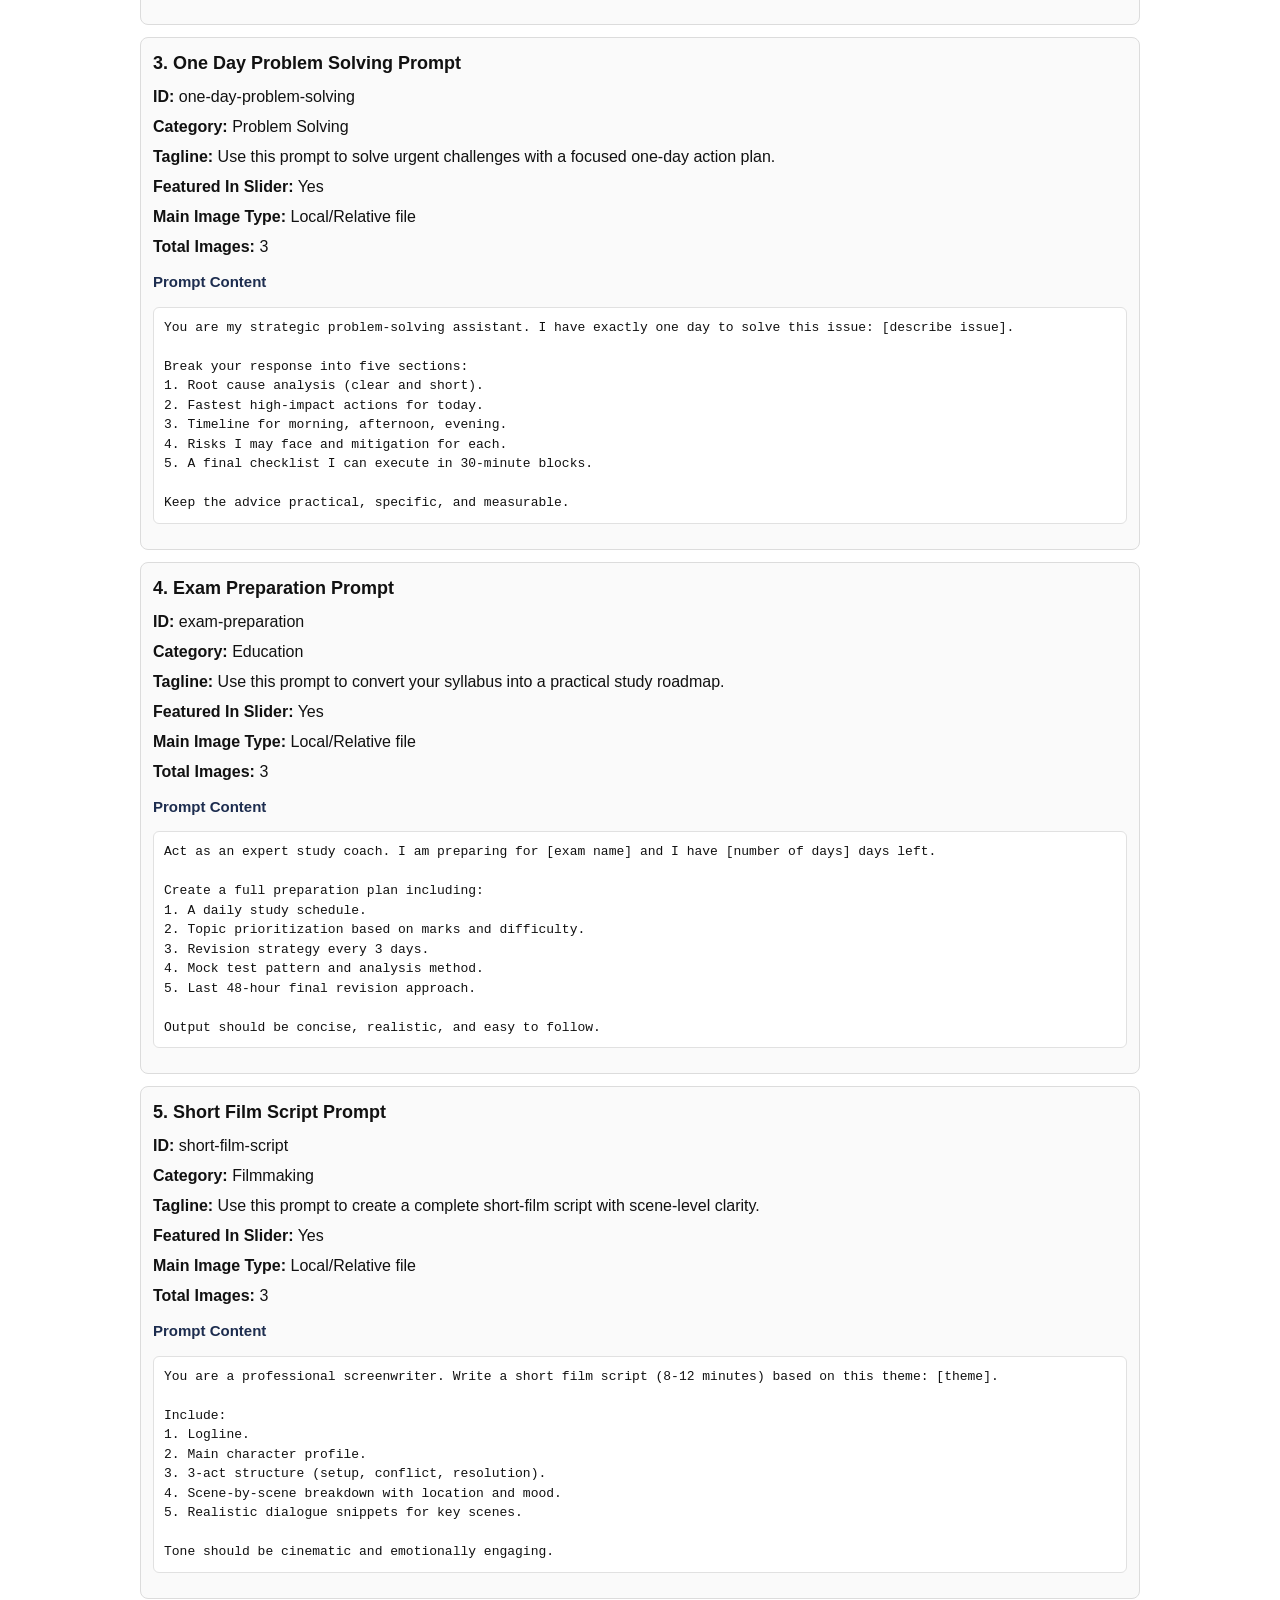
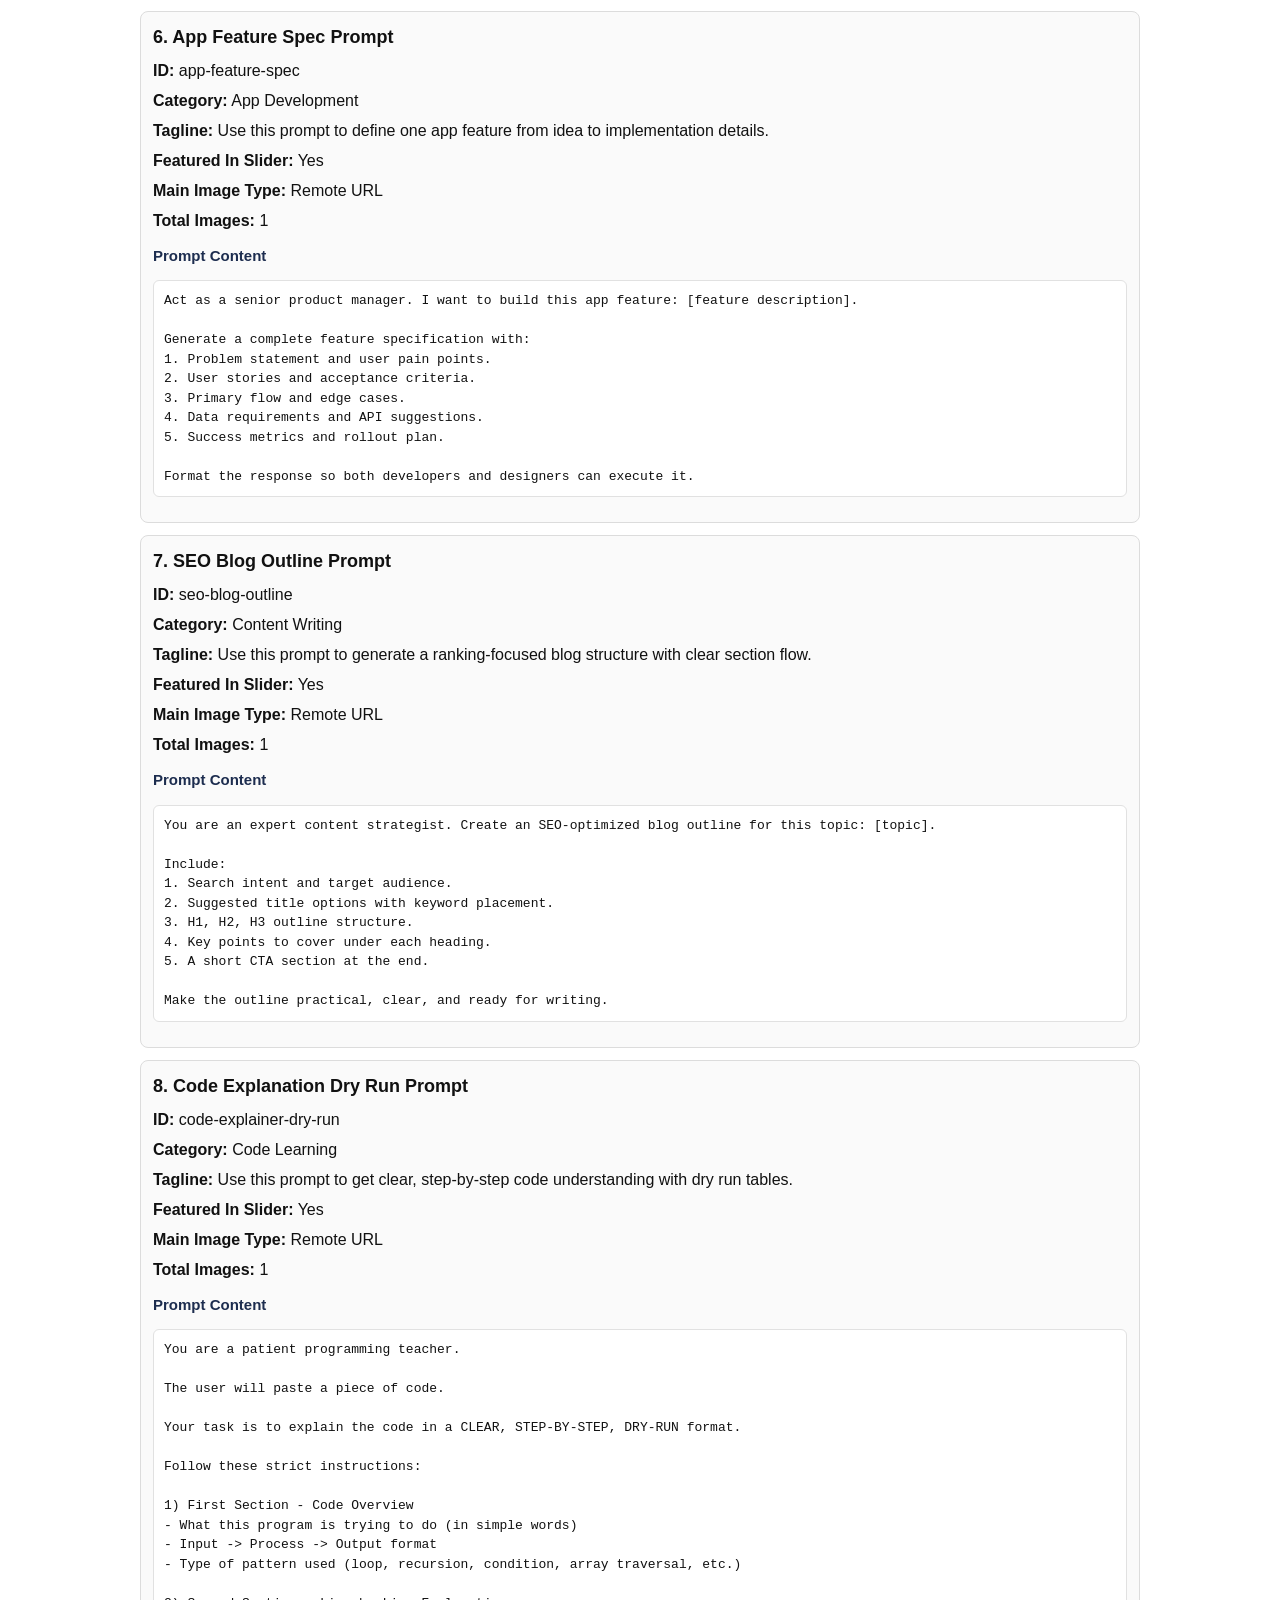
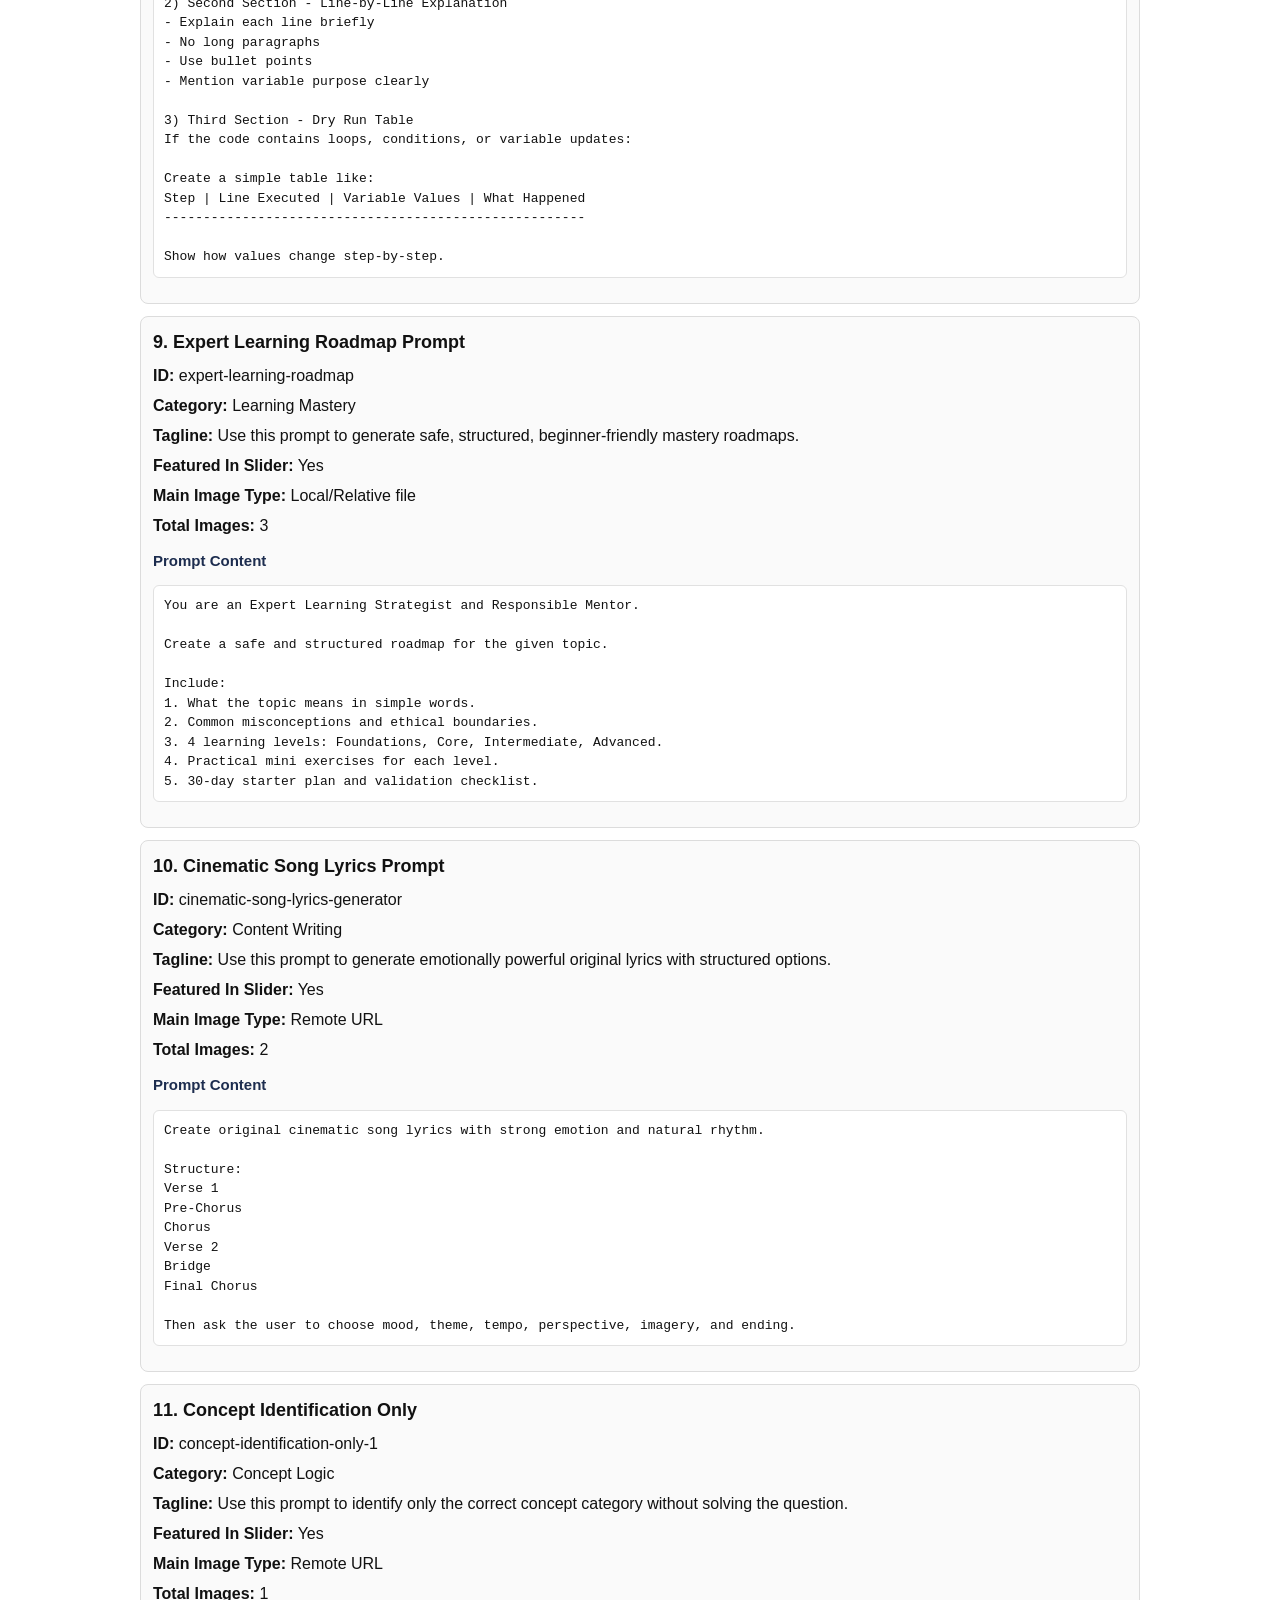
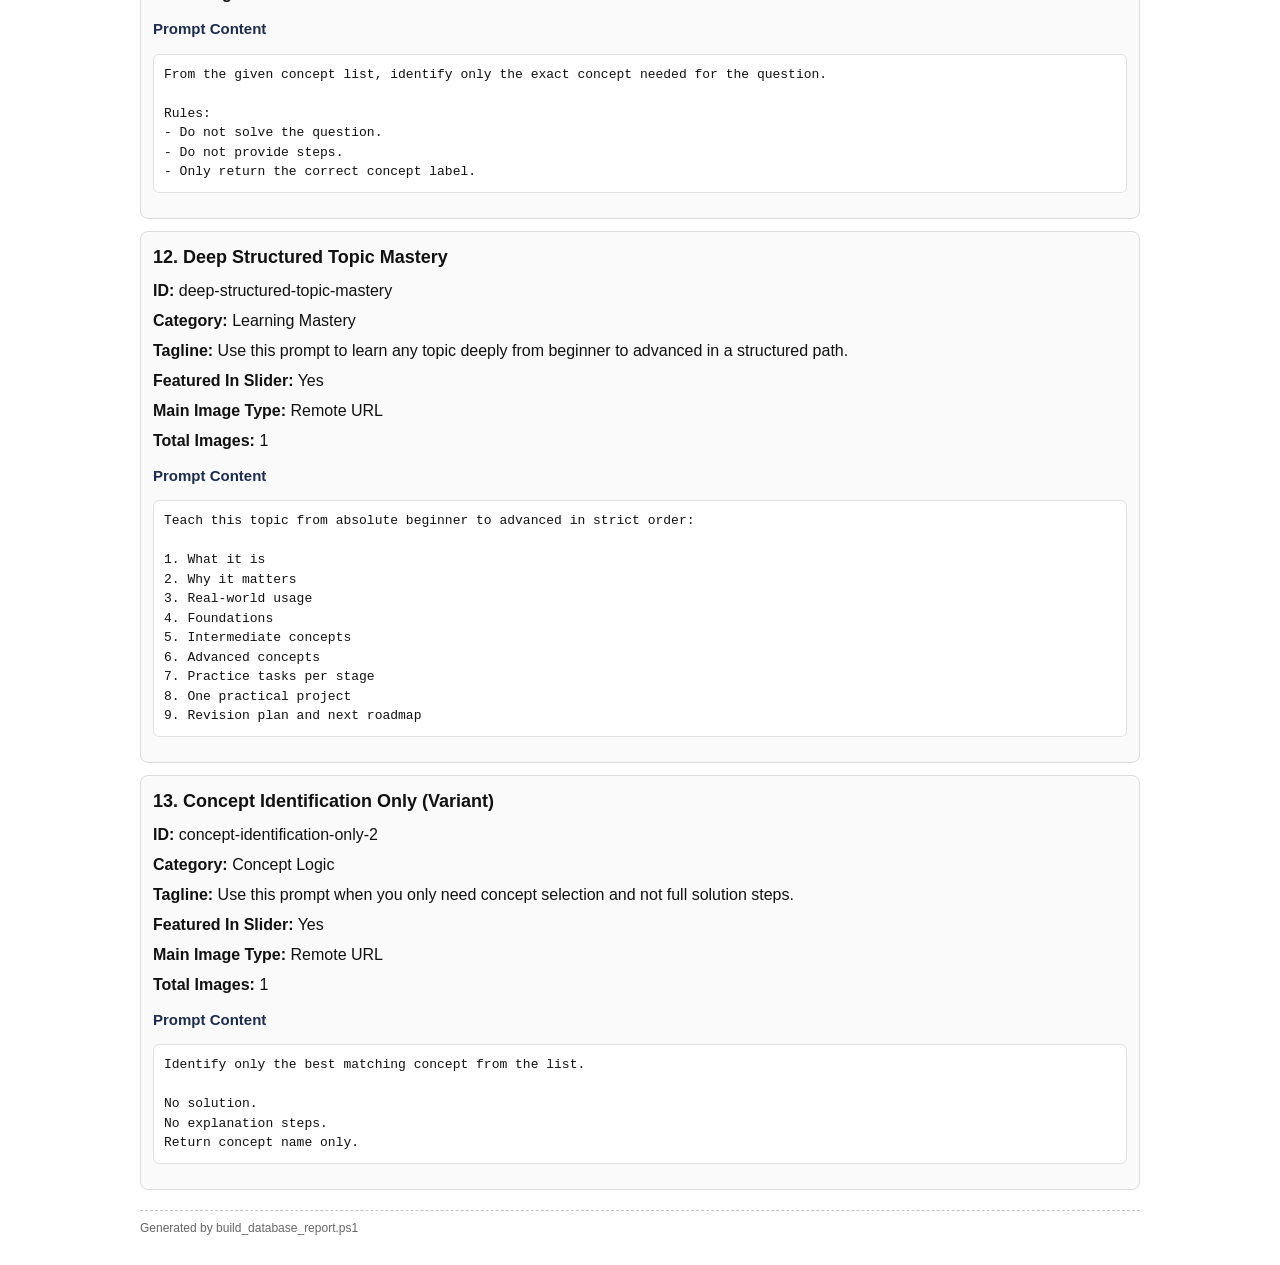
<file: PromptBank_Full_Database_Report.html>
﻿<!DOCTYPE html>
<html lang='en'>
<head>
  <meta charset='UTF-8' />
  <meta name='viewport' content='width=device-width, initial-scale=1.0' />
  <title>Prompt Bank Full Database Report</title>
  <style>
    body { margin: 0; padding: 28px; font-family: "Segoe UI", Tahoma, sans-serif; color: #111; background: #fff; line-height: 1.5; }
    .wrap { max-width: 1000px; margin: 0 auto; }
    h1 { margin: 0 0 8px; font-size: 32px; }
    h2 { margin: 26px 0 10px; font-size: 22px; border-left: 4px solid #ff5a2f; padding-left: 10px; }
    h3 { margin: 0 0 8px; font-size: 18px; }
    h4 { margin: 12px 0 8px; font-size: 15px; color: #1d2d4f; }
    p { margin: 6px 0; }
    .muted { color: #5f5f5f; }
    .summary { border: 1px solid #d9d9d9; background: #f7f7f7; padding: 12px; border-radius: 8px; }
    table { width: 100%; border-collapse: collapse; font-size: 14px; }
    th, td { border: 1px solid #d7d7d7; padding: 8px; text-align: left; vertical-align: top; }
    th { background: #f1f1f1; }
    .card { border: 1px solid #dcdcdc; border-radius: 8px; padding: 12px; margin-top: 12px; background: #fafafa; page-break-inside: avoid; }
    pre { white-space: pre-wrap; word-break: break-word; background: #fff; border: 1px solid #e1e1e1; border-radius: 6px; padding: 10px; font-size: 13px; }
    .footer { margin-top: 20px; border-top: 1px dashed #c4c4c4; padding-top: 8px; color: #666; font-size: 12px; }
  </style>
</head>
<body>
  <div class='wrap'>
    <h1>Prompt Bank Full Database Report</h1>
    <p class='muted'>Complete prompt database export in readable format.</p>

    <div class='summary'>
      <p><strong>Total Records:</strong> 13</p>
      <p><strong>Source File:</strong> prompt_bank_data.json</p>
      <p><strong>Generated On:</strong> 2026-04-01 18:20:37</p>
      <p><strong>Note:</strong> Image binary/base64 content is not printed fully to keep PDF readable. Prompt text data is fully included.</p>
    </div>

    <h2>Record Index</h2>
    <table>
      <thead>
        <tr><th>#</th><th>ID</th><th>Title</th><th>Category</th><th>Images</th><th>Featured</th></tr>
      </thead>
      <tbody>
        <tr><td>1</td><td>oooo</td><td>oooo</td><td>Eduaction</td><td>1</td><td>Yes</td></tr>
<tr><td>2</td><td>outfit</td><td>outfit</td><td>fashion</td><td>1</td><td>Yes</td></tr>
<tr><td>3</td><td>one-day-problem-solving</td><td>One Day Problem Solving Prompt</td><td>Problem Solving</td><td>3</td><td>Yes</td></tr>
<tr><td>4</td><td>exam-preparation</td><td>Exam Preparation Prompt</td><td>Education</td><td>3</td><td>Yes</td></tr>
<tr><td>5</td><td>short-film-script</td><td>Short Film Script Prompt</td><td>Filmmaking</td><td>3</td><td>Yes</td></tr>
<tr><td>6</td><td>app-feature-spec</td><td>App Feature Spec Prompt</td><td>App Development</td><td>1</td><td>Yes</td></tr>
<tr><td>7</td><td>seo-blog-outline</td><td>SEO Blog Outline Prompt</td><td>Content Writing</td><td>1</td><td>Yes</td></tr>
<tr><td>8</td><td>code-explainer-dry-run</td><td>Code Explanation Dry Run Prompt</td><td>Code Learning</td><td>1</td><td>Yes</td></tr>
<tr><td>9</td><td>expert-learning-roadmap</td><td>Expert Learning Roadmap Prompt</td><td>Learning Mastery</td><td>3</td><td>Yes</td></tr>
<tr><td>10</td><td>cinematic-song-lyrics-generator</td><td>Cinematic Song Lyrics Prompt</td><td>Content Writing</td><td>2</td><td>Yes</td></tr>
<tr><td>11</td><td>concept-identification-only-1</td><td>Concept Identification Only</td><td>Concept Logic</td><td>1</td><td>Yes</td></tr>
<tr><td>12</td><td>deep-structured-topic-mastery</td><td>Deep Structured Topic Mastery</td><td>Learning Mastery</td><td>1</td><td>Yes</td></tr>
<tr><td>13</td><td>concept-identification-only-2</td><td>Concept Identification Only (Variant)</td><td>Concept Logic</td><td>1</td><td>Yes</td></tr>

      </tbody>
    </table>

    <h2>Full Prompt Records</h2>
    <section class='card'>
<h3>1. oooo</h3>
<p><strong>ID:</strong> oooo</p>
<p><strong>Category:</strong> Eduaction</p>
<p><strong>Tagline:</strong> sdfghjk</p>
<p><strong>Featured In Slider:</strong> Yes</p>
<p><strong>Main Image Type:</strong> Embedded (base64)</p>
<p><strong>Total Images:</strong> 1</p>
<h4>Prompt Content</h4>
<pre>wfghoxiusgcjksl ghjbnmdk km</pre>
</section>
<section class='card'>
<h3>2. outfit</h3>
<p><strong>ID:</strong> outfit</p>
<p><strong>Category:</strong> fashion</p>
<p><strong>Tagline:</strong> t-shirt</p>
<p><strong>Featured In Slider:</strong> Yes</p>
<p><strong>Main Image Type:</strong> Embedded (base64)</p>
<p><strong>Total Images:</strong> 1</p>
<h4>Prompt Content</h4>
<pre>asdfghjkcvbnm dfghj</pre>
</section>
<section class='card'>
<h3>3. One Day Problem Solving Prompt</h3>
<p><strong>ID:</strong> one-day-problem-solving</p>
<p><strong>Category:</strong> Problem Solving</p>
<p><strong>Tagline:</strong> Use this prompt to solve urgent challenges with a focused one-day action plan.</p>
<p><strong>Featured In Slider:</strong> Yes</p>
<p><strong>Main Image Type:</strong> Local/Relative file</p>
<p><strong>Total Images:</strong> 3</p>
<h4>Prompt Content</h4>
<pre>You are my strategic problem-solving assistant. I have exactly one day to solve this issue: [describe issue].

Break your response into five sections:
1. Root cause analysis (clear and short).
2. Fastest high-impact actions for today.
3. Timeline for morning, afternoon, evening.
4. Risks I may face and mitigation for each.
5. A final checklist I can execute in 30-minute blocks.

Keep the advice practical, specific, and measurable.</pre>
</section>
<section class='card'>
<h3>4. Exam Preparation Prompt</h3>
<p><strong>ID:</strong> exam-preparation</p>
<p><strong>Category:</strong> Education</p>
<p><strong>Tagline:</strong> Use this prompt to convert your syllabus into a practical study roadmap.</p>
<p><strong>Featured In Slider:</strong> Yes</p>
<p><strong>Main Image Type:</strong> Local/Relative file</p>
<p><strong>Total Images:</strong> 3</p>
<h4>Prompt Content</h4>
<pre>Act as an expert study coach. I am preparing for [exam name] and I have [number of days] days left.

Create a full preparation plan including:
1. A daily study schedule.
2. Topic prioritization based on marks and difficulty.
3. Revision strategy every 3 days.
4. Mock test pattern and analysis method.
5. Last 48-hour final revision approach.

Output should be concise, realistic, and easy to follow.</pre>
</section>
<section class='card'>
<h3>5. Short Film Script Prompt</h3>
<p><strong>ID:</strong> short-film-script</p>
<p><strong>Category:</strong> Filmmaking</p>
<p><strong>Tagline:</strong> Use this prompt to create a complete short-film script with scene-level clarity.</p>
<p><strong>Featured In Slider:</strong> Yes</p>
<p><strong>Main Image Type:</strong> Local/Relative file</p>
<p><strong>Total Images:</strong> 3</p>
<h4>Prompt Content</h4>
<pre>You are a professional screenwriter. Write a short film script (8-12 minutes) based on this theme: [theme].

Include:
1. Logline.
2. Main character profile.
3. 3-act structure (setup, conflict, resolution).
4. Scene-by-scene breakdown with location and mood.
5. Realistic dialogue snippets for key scenes.

Tone should be cinematic and emotionally engaging.</pre>
</section>
<section class='card'>
<h3>6. App Feature Spec Prompt</h3>
<p><strong>ID:</strong> app-feature-spec</p>
<p><strong>Category:</strong> App Development</p>
<p><strong>Tagline:</strong> Use this prompt to define one app feature from idea to implementation details.</p>
<p><strong>Featured In Slider:</strong> Yes</p>
<p><strong>Main Image Type:</strong> Remote URL</p>
<p><strong>Total Images:</strong> 1</p>
<h4>Prompt Content</h4>
<pre>Act as a senior product manager. I want to build this app feature: [feature description].

Generate a complete feature specification with:
1. Problem statement and user pain points.
2. User stories and acceptance criteria.
3. Primary flow and edge cases.
4. Data requirements and API suggestions.
5. Success metrics and rollout plan.

Format the response so both developers and designers can execute it.</pre>
</section>
<section class='card'>
<h3>7. SEO Blog Outline Prompt</h3>
<p><strong>ID:</strong> seo-blog-outline</p>
<p><strong>Category:</strong> Content Writing</p>
<p><strong>Tagline:</strong> Use this prompt to generate a ranking-focused blog structure with clear section flow.</p>
<p><strong>Featured In Slider:</strong> Yes</p>
<p><strong>Main Image Type:</strong> Remote URL</p>
<p><strong>Total Images:</strong> 1</p>
<h4>Prompt Content</h4>
<pre>You are an expert content strategist. Create an SEO-optimized blog outline for this topic: [topic].

Include:
1. Search intent and target audience.
2. Suggested title options with keyword placement.
3. H1, H2, H3 outline structure.
4. Key points to cover under each heading.
5. A short CTA section at the end.

Make the outline practical, clear, and ready for writing.</pre>
</section>
<section class='card'>
<h3>8. Code Explanation Dry Run Prompt</h3>
<p><strong>ID:</strong> code-explainer-dry-run</p>
<p><strong>Category:</strong> Code Learning</p>
<p><strong>Tagline:</strong> Use this prompt to get clear, step-by-step code understanding with dry run tables.</p>
<p><strong>Featured In Slider:</strong> Yes</p>
<p><strong>Main Image Type:</strong> Remote URL</p>
<p><strong>Total Images:</strong> 1</p>
<h4>Prompt Content</h4>
<pre>You are a patient programming teacher.

The user will paste a piece of code.

Your task is to explain the code in a CLEAR, STEP-BY-STEP, DRY-RUN format.

Follow these strict instructions:

1) First Section - Code Overview
- What this program is trying to do (in simple words)
- Input -&gt; Process -&gt; Output format
- Type of pattern used (loop, recursion, condition, array traversal, etc.)

2) Second Section - Line-by-Line Explanation
- Explain each line briefly
- No long paragraphs
- Use bullet points
- Mention variable purpose clearly

3) Third Section - Dry Run Table
If the code contains loops, conditions, or variable updates:

Create a simple table like:
Step | Line Executed | Variable Values | What Happened
------------------------------------------------------

Show how values change step-by-step.</pre>
</section>
<section class='card'>
<h3>9. Expert Learning Roadmap Prompt</h3>
<p><strong>ID:</strong> expert-learning-roadmap</p>
<p><strong>Category:</strong> Learning Mastery</p>
<p><strong>Tagline:</strong> Use this prompt to generate safe, structured, beginner-friendly mastery roadmaps.</p>
<p><strong>Featured In Slider:</strong> Yes</p>
<p><strong>Main Image Type:</strong> Local/Relative file</p>
<p><strong>Total Images:</strong> 3</p>
<h4>Prompt Content</h4>
<pre>You are an Expert Learning Strategist and Responsible Mentor.

Create a safe and structured roadmap for the given topic.

Include:
1. What the topic means in simple words.
2. Common misconceptions and ethical boundaries.
3. 4 learning levels: Foundations, Core, Intermediate, Advanced.
4. Practical mini exercises for each level.
5. 30-day starter plan and validation checklist.</pre>
</section>
<section class='card'>
<h3>10. Cinematic Song Lyrics Prompt</h3>
<p><strong>ID:</strong> cinematic-song-lyrics-generator</p>
<p><strong>Category:</strong> Content Writing</p>
<p><strong>Tagline:</strong> Use this prompt to generate emotionally powerful original lyrics with structured options.</p>
<p><strong>Featured In Slider:</strong> Yes</p>
<p><strong>Main Image Type:</strong> Remote URL</p>
<p><strong>Total Images:</strong> 2</p>
<h4>Prompt Content</h4>
<pre>Create original cinematic song lyrics with strong emotion and natural rhythm.

Structure:
Verse 1
Pre-Chorus
Chorus
Verse 2
Bridge
Final Chorus

Then ask the user to choose mood, theme, tempo, perspective, imagery, and ending.</pre>
</section>
<section class='card'>
<h3>11. Concept Identification Only</h3>
<p><strong>ID:</strong> concept-identification-only-1</p>
<p><strong>Category:</strong> Concept Logic</p>
<p><strong>Tagline:</strong> Use this prompt to identify only the correct concept category without solving the question.</p>
<p><strong>Featured In Slider:</strong> Yes</p>
<p><strong>Main Image Type:</strong> Remote URL</p>
<p><strong>Total Images:</strong> 1</p>
<h4>Prompt Content</h4>
<pre>From the given concept list, identify only the exact concept needed for the question.

Rules:
- Do not solve the question.
- Do not provide steps.
- Only return the correct concept label.</pre>
</section>
<section class='card'>
<h3>12. Deep Structured Topic Mastery</h3>
<p><strong>ID:</strong> deep-structured-topic-mastery</p>
<p><strong>Category:</strong> Learning Mastery</p>
<p><strong>Tagline:</strong> Use this prompt to learn any topic deeply from beginner to advanced in a structured path.</p>
<p><strong>Featured In Slider:</strong> Yes</p>
<p><strong>Main Image Type:</strong> Remote URL</p>
<p><strong>Total Images:</strong> 1</p>
<h4>Prompt Content</h4>
<pre>Teach this topic from absolute beginner to advanced in strict order:

1. What it is
2. Why it matters
3. Real-world usage
4. Foundations
5. Intermediate concepts
6. Advanced concepts
7. Practice tasks per stage
8. One practical project
9. Revision plan and next roadmap</pre>
</section>
<section class='card'>
<h3>13. Concept Identification Only (Variant)</h3>
<p><strong>ID:</strong> concept-identification-only-2</p>
<p><strong>Category:</strong> Concept Logic</p>
<p><strong>Tagline:</strong> Use this prompt when you only need concept selection and not full solution steps.</p>
<p><strong>Featured In Slider:</strong> Yes</p>
<p><strong>Main Image Type:</strong> Remote URL</p>
<p><strong>Total Images:</strong> 1</p>
<h4>Prompt Content</h4>
<pre>Identify only the best matching concept from the list.

No solution.
No explanation steps.
Return concept name only.</pre>
</section>


    <div class='footer'>Generated by build_database_report.ps1</div>
  </div>
</body>
</html>
</file>
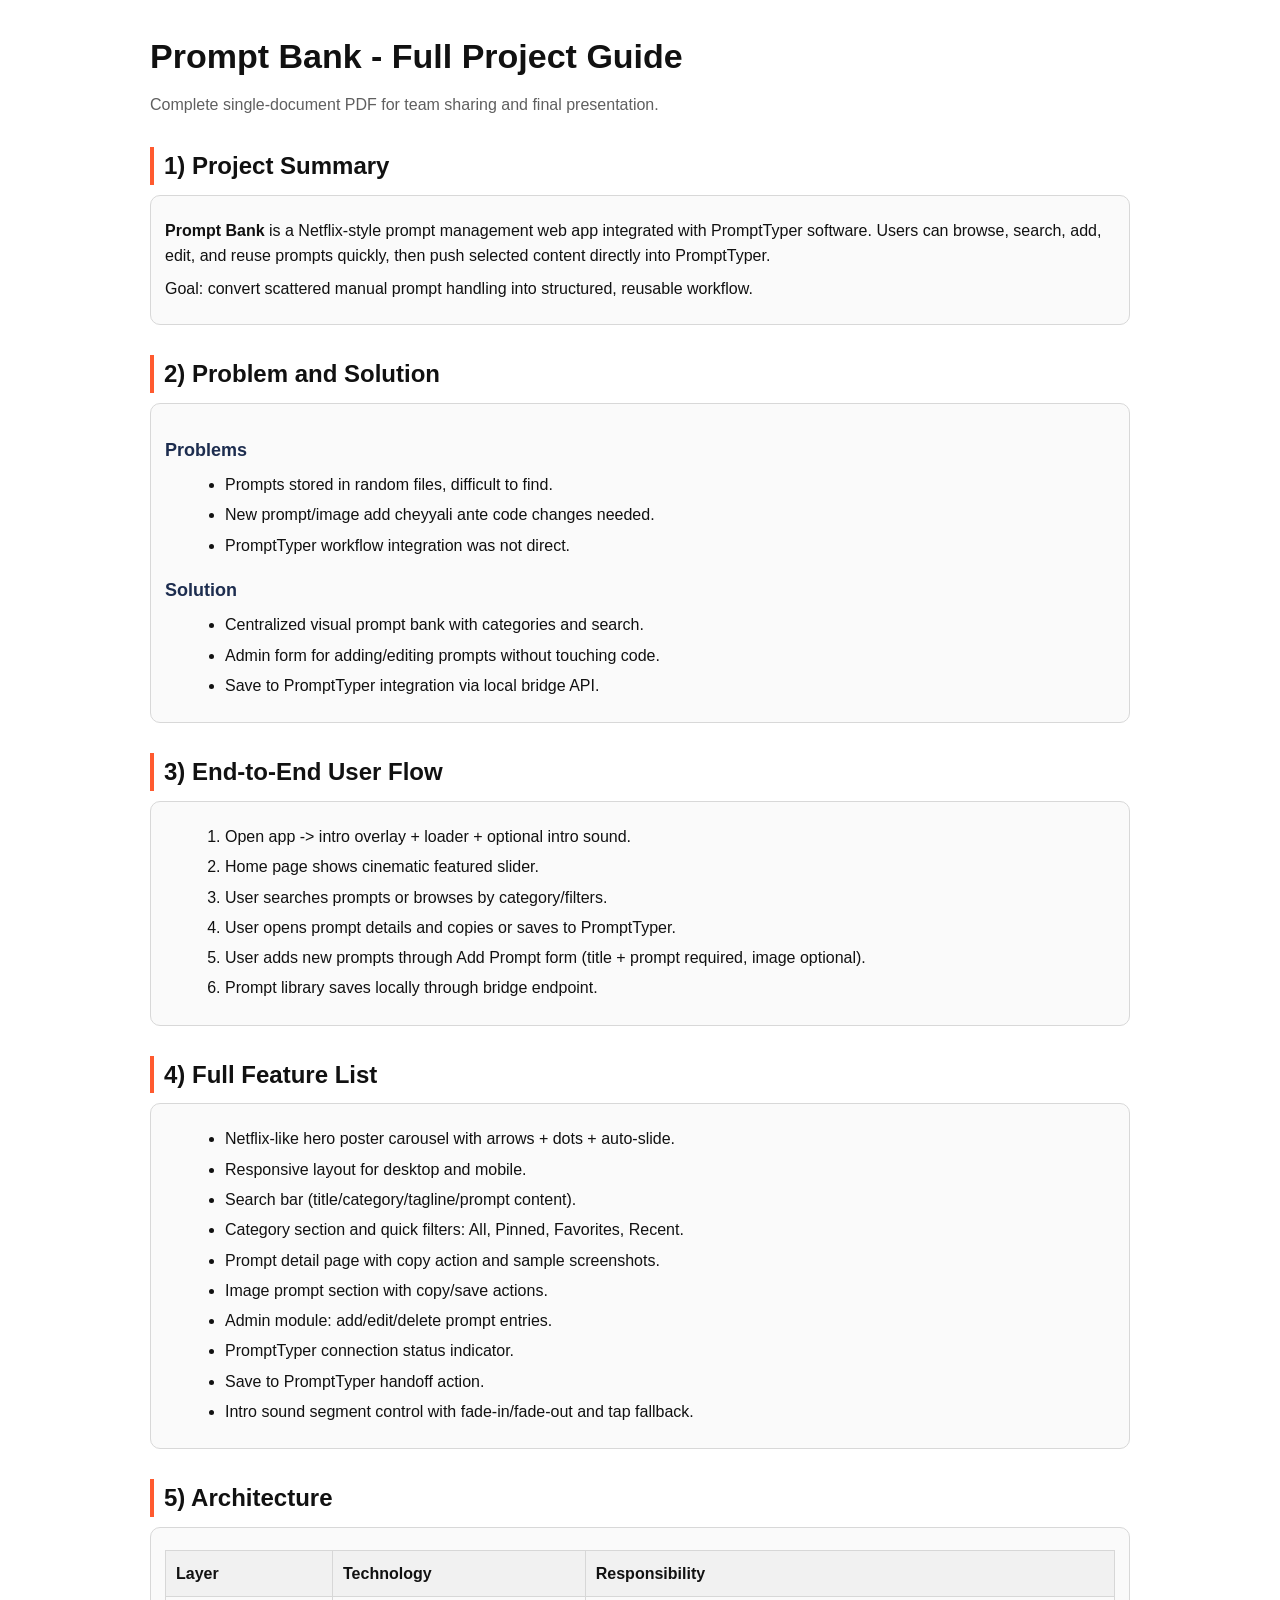
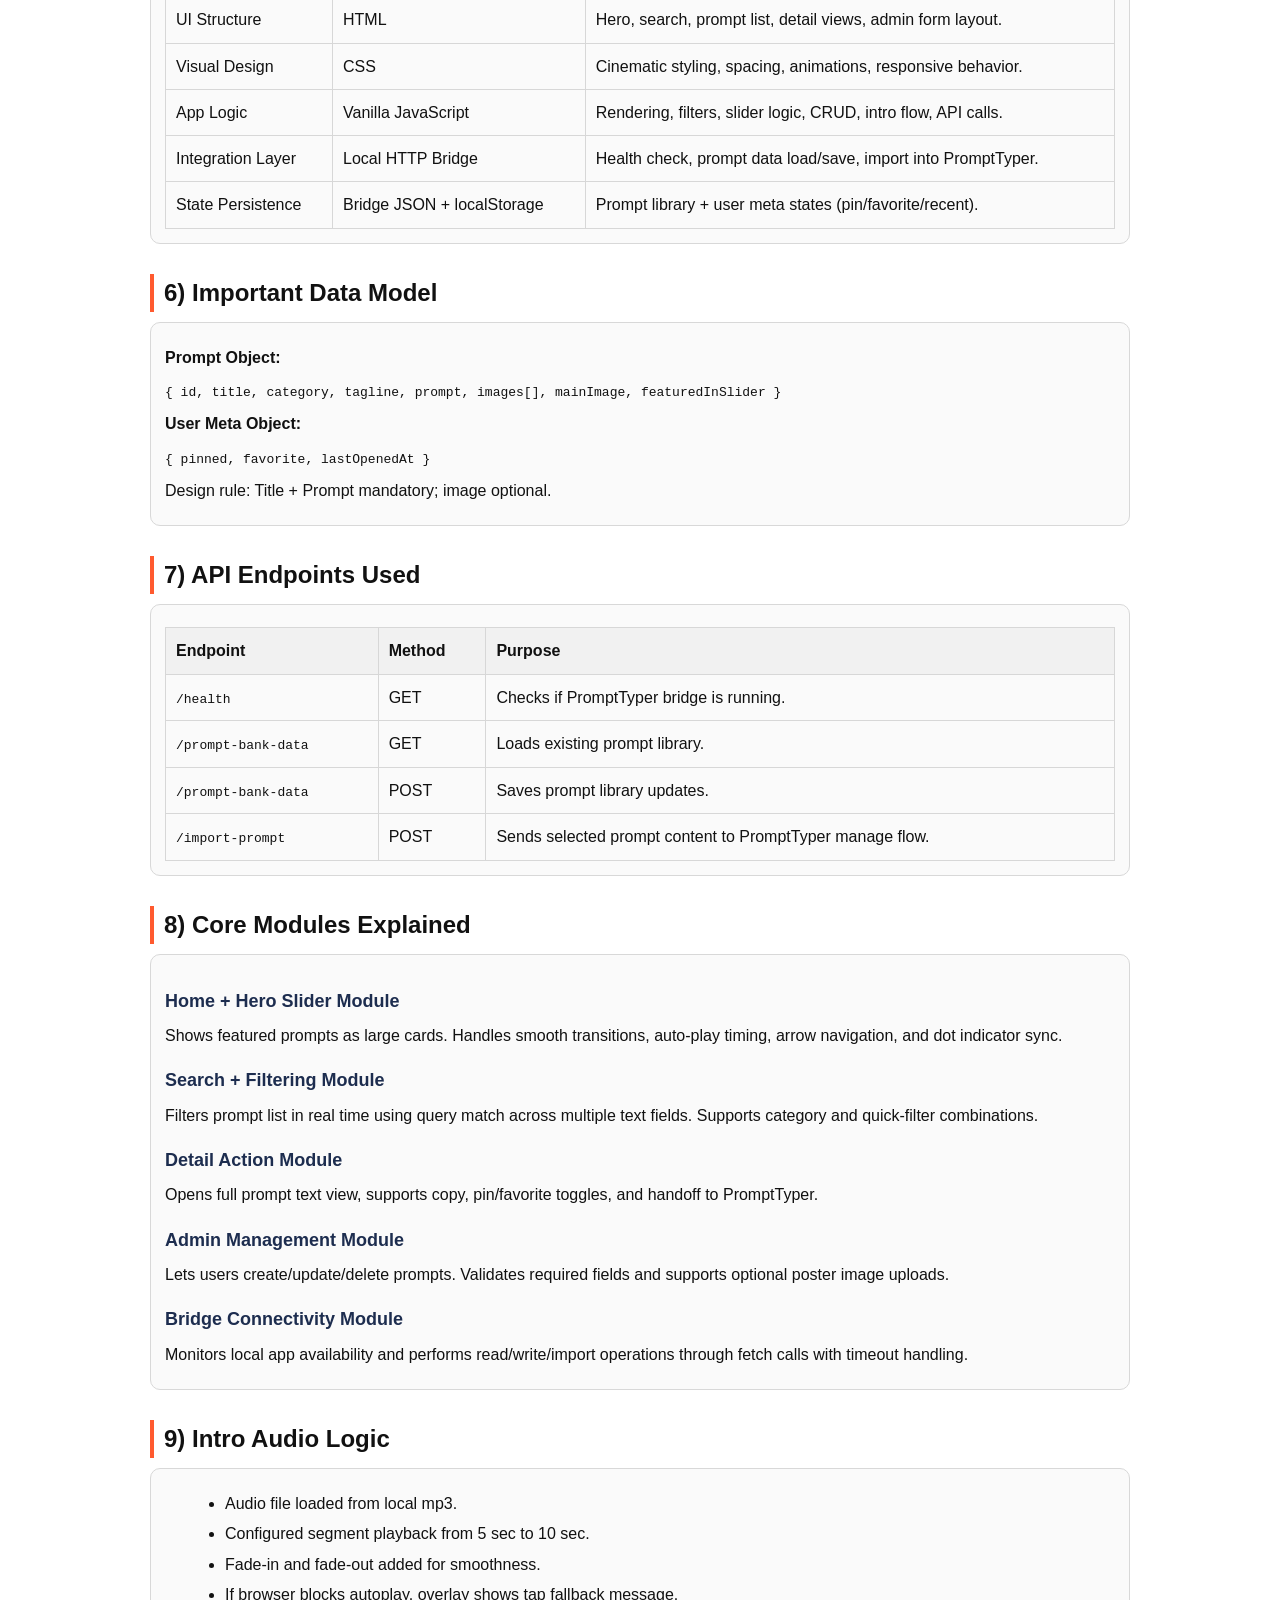
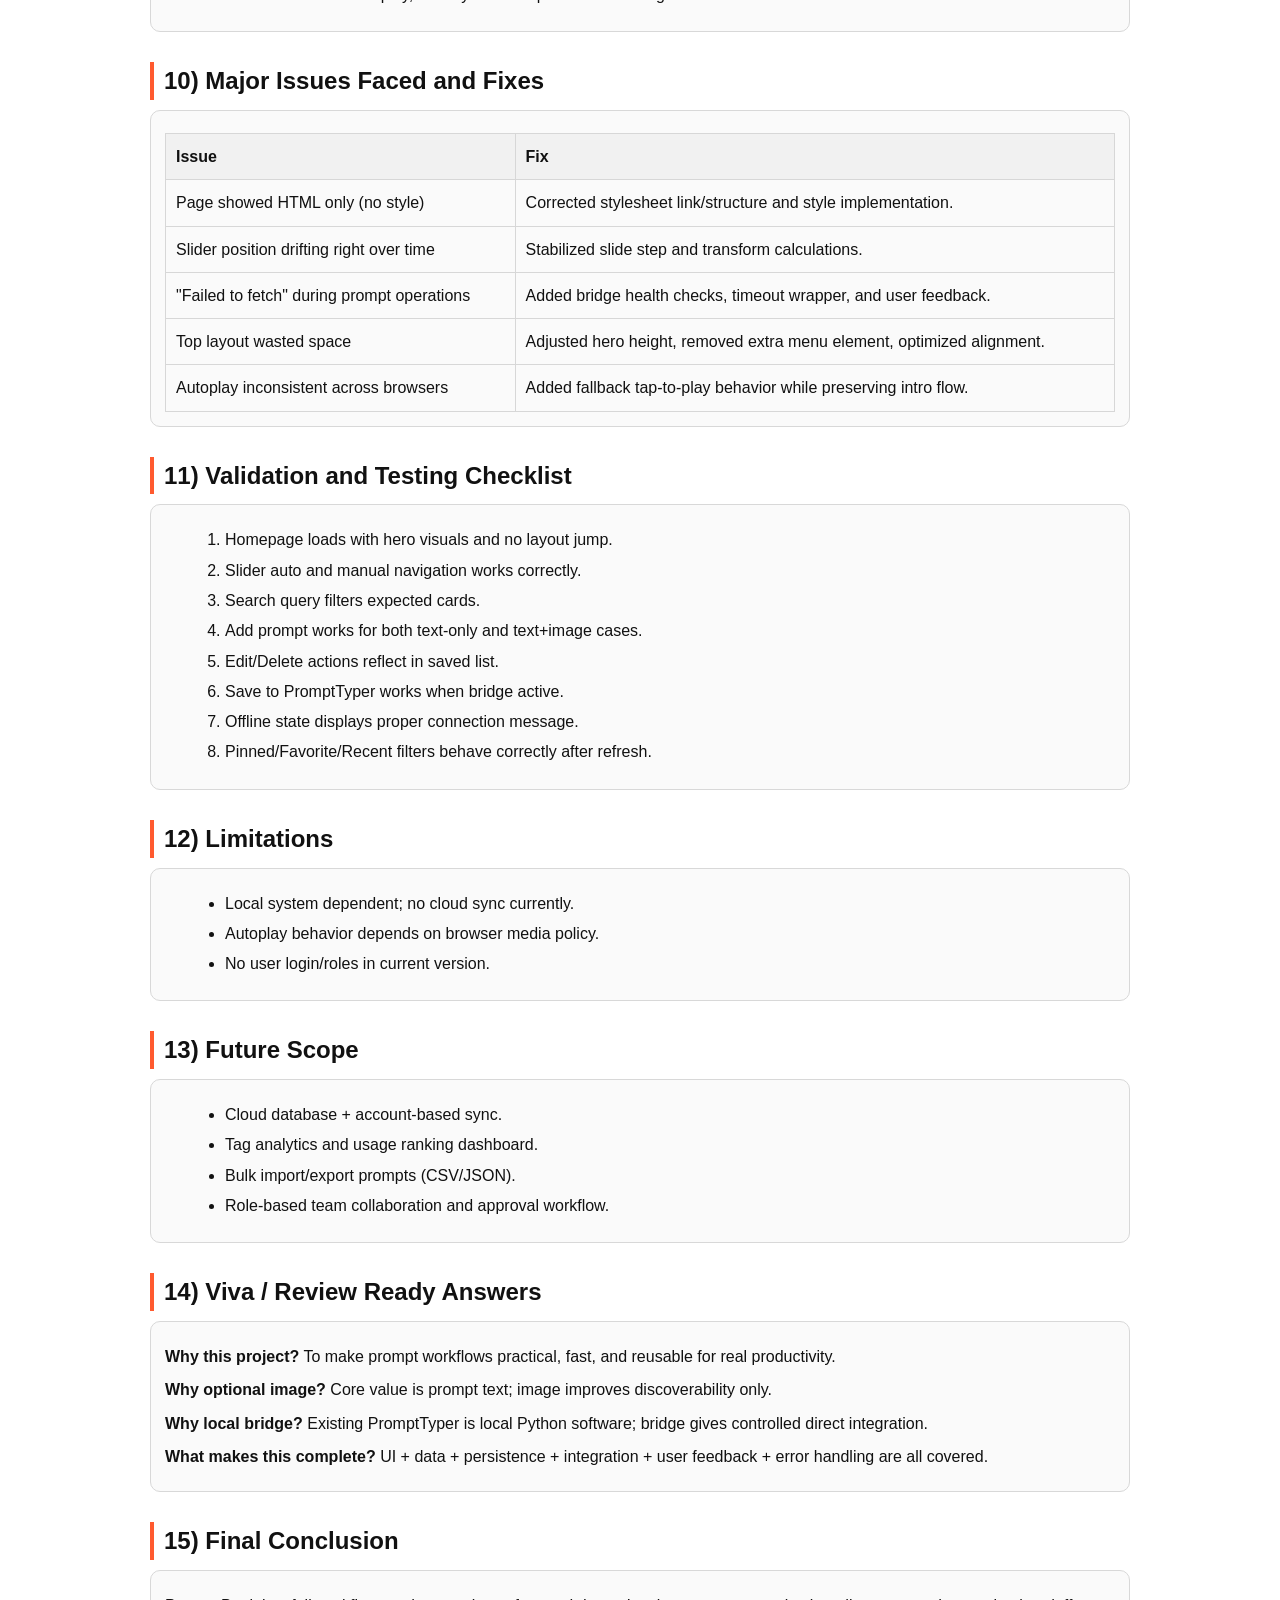
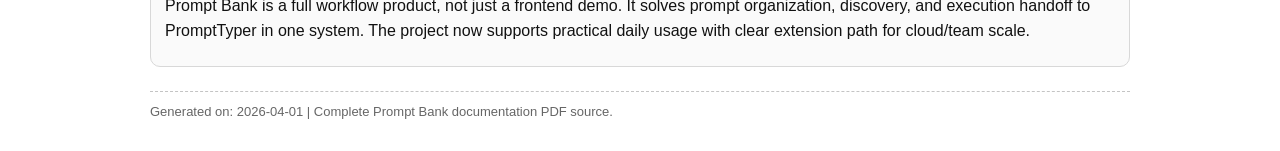
<file: PromptBank_Full_Project_Guide.html>
<!DOCTYPE html>
<html lang="en">
<head>
  <meta charset="UTF-8" />
  <meta name="viewport" content="width=device-width, initial-scale=1.0" />
  <title>Prompt Bank - Full Project Guide</title>
  <style>
    body {
      margin: 0;
      padding: 30px;
      font-family: "Segoe UI", Tahoma, sans-serif;
      line-height: 1.58;
      color: #111;
      background: #fff;
    }
    .wrap { max-width: 980px; margin: 0 auto; }
    h1 { font-size: 34px; margin: 0 0 8px; }
    h2 { font-size: 24px; margin: 30px 0 10px; border-left: 4px solid #ff5a2f; padding-left: 10px; }
    h3 { font-size: 18px; margin: 18px 0 8px; color: #1d2d4f; }
    p { margin: 8px 0; }
    ul, ol { margin: 8px 0 10px 20px; }
    li { margin: 5px 0; }
    .muted { color: #5f5f5f; }
    .box { border: 1px solid #d8d8d8; border-radius: 10px; padding: 14px; background: #fafafa; margin-top: 10px; }
    table { width: 100%; border-collapse: collapse; margin-top: 8px; }
    th, td { border: 1px solid #d7d7d7; padding: 10px; text-align: left; vertical-align: top; }
    th { background: #f1f1f1; }
    .footer { margin-top: 24px; border-top: 1px dashed #c4c4c4; padding-top: 10px; font-size: 13px; color: #666; }
  </style>
</head>
<body>
  <div class="wrap">
    <h1>Prompt Bank - Full Project Guide</h1>
    <p class="muted">Complete single-document PDF for team sharing and final presentation.</p>

    <h2>1) Project Summary</h2>
    <div class="box">
      <p><strong>Prompt Bank</strong> is a Netflix-style prompt management web app integrated with PromptTyper software. Users can browse, search, add, edit, and reuse prompts quickly, then push selected content directly into PromptTyper.</p>
      <p>Goal: convert scattered manual prompt handling into structured, reusable workflow.</p>
    </div>

    <h2>2) Problem and Solution</h2>
    <div class="box">
      <h3>Problems</h3>
      <ul>
        <li>Prompts stored in random files, difficult to find.</li>
        <li>New prompt/image add cheyyali ante code changes needed.</li>
        <li>PromptTyper workflow integration was not direct.</li>
      </ul>
      <h3>Solution</h3>
      <ul>
        <li>Centralized visual prompt bank with categories and search.</li>
        <li>Admin form for adding/editing prompts without touching code.</li>
        <li>Save to PromptTyper integration via local bridge API.</li>
      </ul>
    </div>

    <h2>3) End-to-End User Flow</h2>
    <div class="box">
      <ol>
        <li>Open app -> intro overlay + loader + optional intro sound.</li>
        <li>Home page shows cinematic featured slider.</li>
        <li>User searches prompts or browses by category/filters.</li>
        <li>User opens prompt details and copies or saves to PromptTyper.</li>
        <li>User adds new prompts through Add Prompt form (title + prompt required, image optional).</li>
        <li>Prompt library saves locally through bridge endpoint.</li>
      </ol>
    </div>

    <h2>4) Full Feature List</h2>
    <div class="box">
      <ul>
        <li>Netflix-like hero poster carousel with arrows + dots + auto-slide.</li>
        <li>Responsive layout for desktop and mobile.</li>
        <li>Search bar (title/category/tagline/prompt content).</li>
        <li>Category section and quick filters: All, Pinned, Favorites, Recent.</li>
        <li>Prompt detail page with copy action and sample screenshots.</li>
        <li>Image prompt section with copy/save actions.</li>
        <li>Admin module: add/edit/delete prompt entries.</li>
        <li>PromptTyper connection status indicator.</li>
        <li>Save to PromptTyper handoff action.</li>
        <li>Intro sound segment control with fade-in/fade-out and tap fallback.</li>
      </ul>
    </div>

    <h2>5) Architecture</h2>
    <div class="box">
      <table>
        <tr><th>Layer</th><th>Technology</th><th>Responsibility</th></tr>
        <tr><td>UI Structure</td><td>HTML</td><td>Hero, search, prompt list, detail views, admin form layout.</td></tr>
        <tr><td>Visual Design</td><td>CSS</td><td>Cinematic styling, spacing, animations, responsive behavior.</td></tr>
        <tr><td>App Logic</td><td>Vanilla JavaScript</td><td>Rendering, filters, slider logic, CRUD, intro flow, API calls.</td></tr>
        <tr><td>Integration Layer</td><td>Local HTTP Bridge</td><td>Health check, prompt data load/save, import into PromptTyper.</td></tr>
        <tr><td>State Persistence</td><td>Bridge JSON + localStorage</td><td>Prompt library + user meta states (pin/favorite/recent).</td></tr>
      </table>
    </div>

    <h2>6) Important Data Model</h2>
    <div class="box">
      <p><strong>Prompt Object:</strong></p>
      <p><code>{ id, title, category, tagline, prompt, images[], mainImage, featuredInSlider }</code></p>
      <p><strong>User Meta Object:</strong></p>
      <p><code>{ pinned, favorite, lastOpenedAt }</code></p>
      <p>Design rule: Title + Prompt mandatory; image optional.</p>
    </div>

    <h2>7) API Endpoints Used</h2>
    <div class="box">
      <table>
        <tr><th>Endpoint</th><th>Method</th><th>Purpose</th></tr>
        <tr><td><code>/health</code></td><td>GET</td><td>Checks if PromptTyper bridge is running.</td></tr>
        <tr><td><code>/prompt-bank-data</code></td><td>GET</td><td>Loads existing prompt library.</td></tr>
        <tr><td><code>/prompt-bank-data</code></td><td>POST</td><td>Saves prompt library updates.</td></tr>
        <tr><td><code>/import-prompt</code></td><td>POST</td><td>Sends selected prompt content to PromptTyper manage flow.</td></tr>
      </table>
    </div>

    <h2>8) Core Modules Explained</h2>
    <div class="box">
      <h3>Home + Hero Slider Module</h3>
      <p>Shows featured prompts as large cards. Handles smooth transitions, auto-play timing, arrow navigation, and dot indicator sync.</p>

      <h3>Search + Filtering Module</h3>
      <p>Filters prompt list in real time using query match across multiple text fields. Supports category and quick-filter combinations.</p>

      <h3>Detail Action Module</h3>
      <p>Opens full prompt text view, supports copy, pin/favorite toggles, and handoff to PromptTyper.</p>

      <h3>Admin Management Module</h3>
      <p>Lets users create/update/delete prompts. Validates required fields and supports optional poster image uploads.</p>

      <h3>Bridge Connectivity Module</h3>
      <p>Monitors local app availability and performs read/write/import operations through fetch calls with timeout handling.</p>
    </div>

    <h2>9) Intro Audio Logic</h2>
    <div class="box">
      <ul>
        <li>Audio file loaded from local mp3.</li>
        <li>Configured segment playback from 5 sec to 10 sec.</li>
        <li>Fade-in and fade-out added for smoothness.</li>
        <li>If browser blocks autoplay, overlay shows tap fallback message.</li>
      </ul>
    </div>

    <h2>10) Major Issues Faced and Fixes</h2>
    <div class="box">
      <table>
        <tr><th>Issue</th><th>Fix</th></tr>
        <tr><td>Page showed HTML only (no style)</td><td>Corrected stylesheet link/structure and style implementation.</td></tr>
        <tr><td>Slider position drifting right over time</td><td>Stabilized slide step and transform calculations.</td></tr>
        <tr><td>"Failed to fetch" during prompt operations</td><td>Added bridge health checks, timeout wrapper, and user feedback.</td></tr>
        <tr><td>Top layout wasted space</td><td>Adjusted hero height, removed extra menu element, optimized alignment.</td></tr>
        <tr><td>Autoplay inconsistent across browsers</td><td>Added fallback tap-to-play behavior while preserving intro flow.</td></tr>
      </table>
    </div>

    <h2>11) Validation and Testing Checklist</h2>
    <div class="box">
      <ol>
        <li>Homepage loads with hero visuals and no layout jump.</li>
        <li>Slider auto and manual navigation works correctly.</li>
        <li>Search query filters expected cards.</li>
        <li>Add prompt works for both text-only and text+image cases.</li>
        <li>Edit/Delete actions reflect in saved list.</li>
        <li>Save to PromptTyper works when bridge active.</li>
        <li>Offline state displays proper connection message.</li>
        <li>Pinned/Favorite/Recent filters behave correctly after refresh.</li>
      </ol>
    </div>

    <h2>12) Limitations</h2>
    <div class="box">
      <ul>
        <li>Local system dependent; no cloud sync currently.</li>
        <li>Autoplay behavior depends on browser media policy.</li>
        <li>No user login/roles in current version.</li>
      </ul>
    </div>

    <h2>13) Future Scope</h2>
    <div class="box">
      <ul>
        <li>Cloud database + account-based sync.</li>
        <li>Tag analytics and usage ranking dashboard.</li>
        <li>Bulk import/export prompts (CSV/JSON).</li>
        <li>Role-based team collaboration and approval workflow.</li>
      </ul>
    </div>

    <h2>14) Viva / Review Ready Answers</h2>
    <div class="box">
      <p><strong>Why this project?</strong> To make prompt workflows practical, fast, and reusable for real productivity.</p>
      <p><strong>Why optional image?</strong> Core value is prompt text; image improves discoverability only.</p>
      <p><strong>Why local bridge?</strong> Existing PromptTyper is local Python software; bridge gives controlled direct integration.</p>
      <p><strong>What makes this complete?</strong> UI + data + persistence + integration + user feedback + error handling are all covered.</p>
    </div>

    <h2>15) Final Conclusion</h2>
    <div class="box">
      <p>Prompt Bank is a full workflow product, not just a frontend demo. It solves prompt organization, discovery, and execution handoff to PromptTyper in one system. The project now supports practical daily usage with clear extension path for cloud/team scale.</p>
    </div>

    <div class="footer">
      Generated on: 2026-04-01 | Complete Prompt Bank documentation PDF source.
    </div>
  </div>
</body>
</html>
</file>
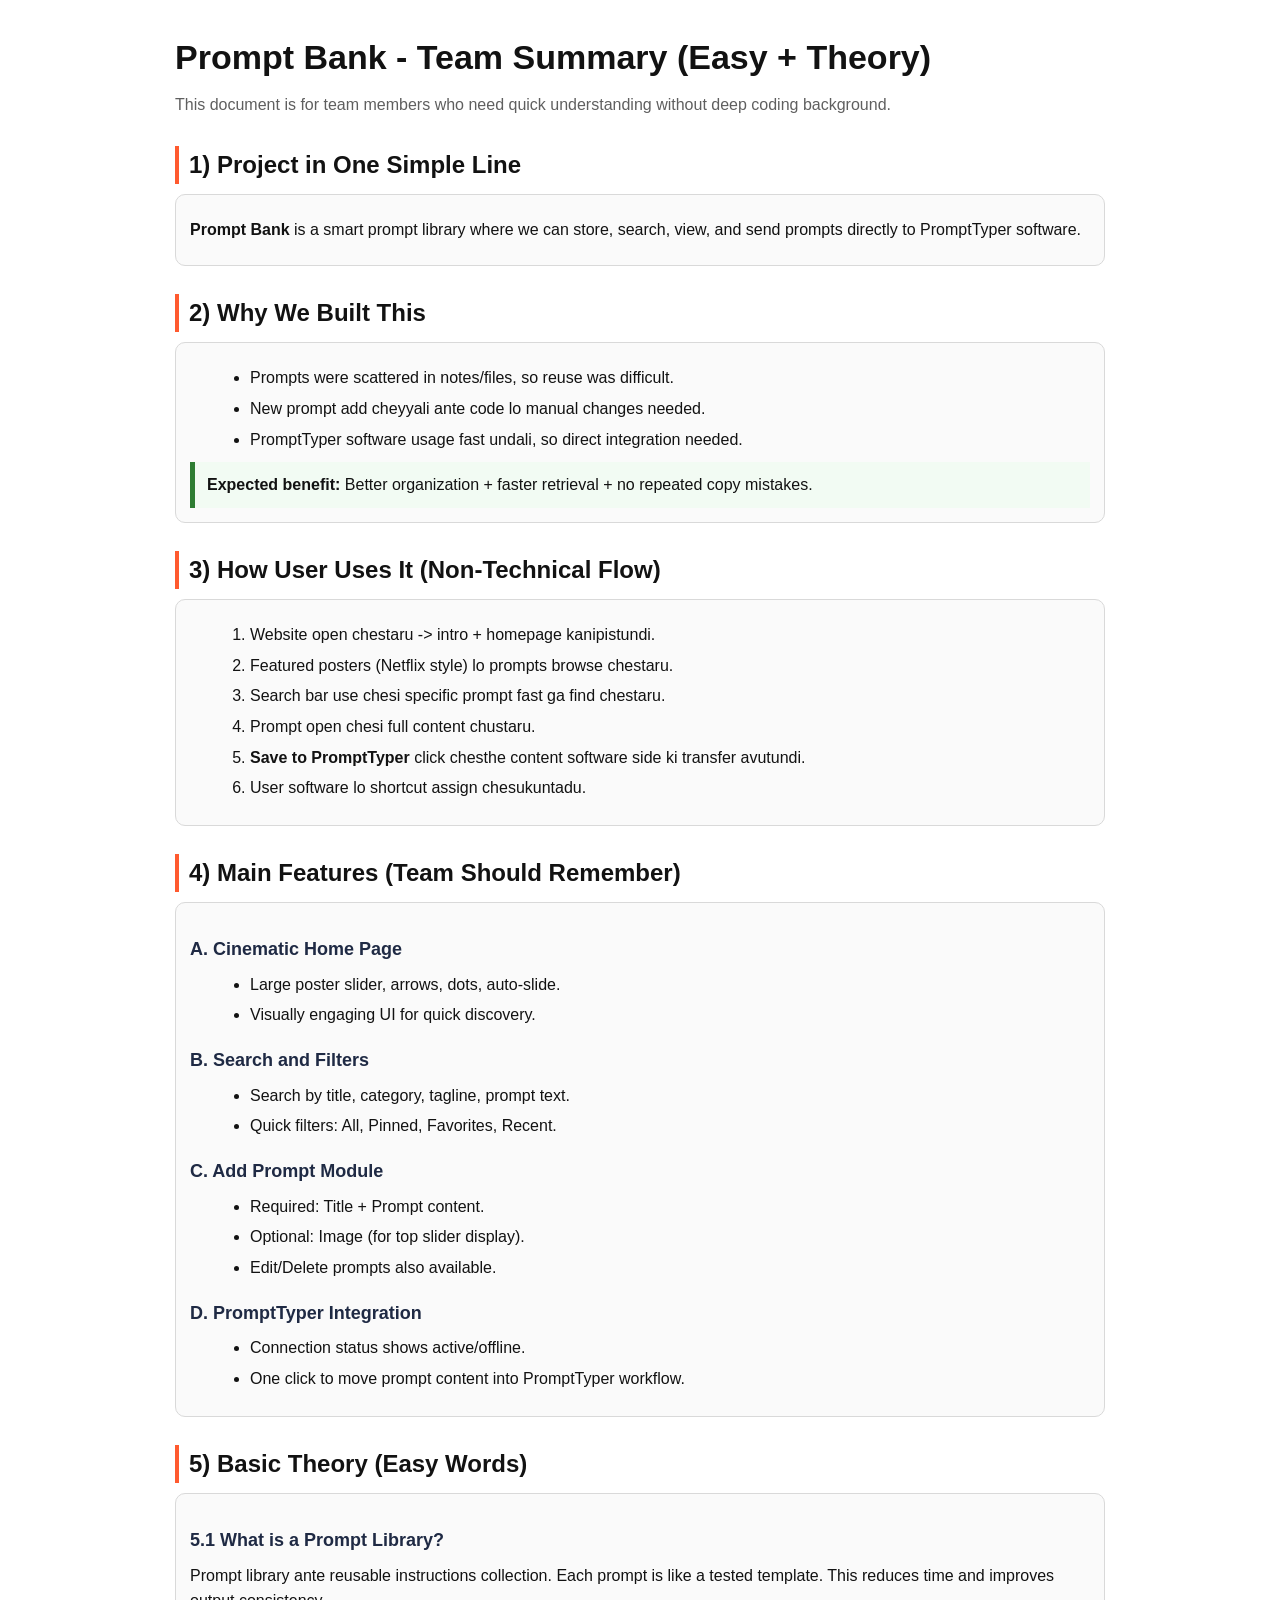
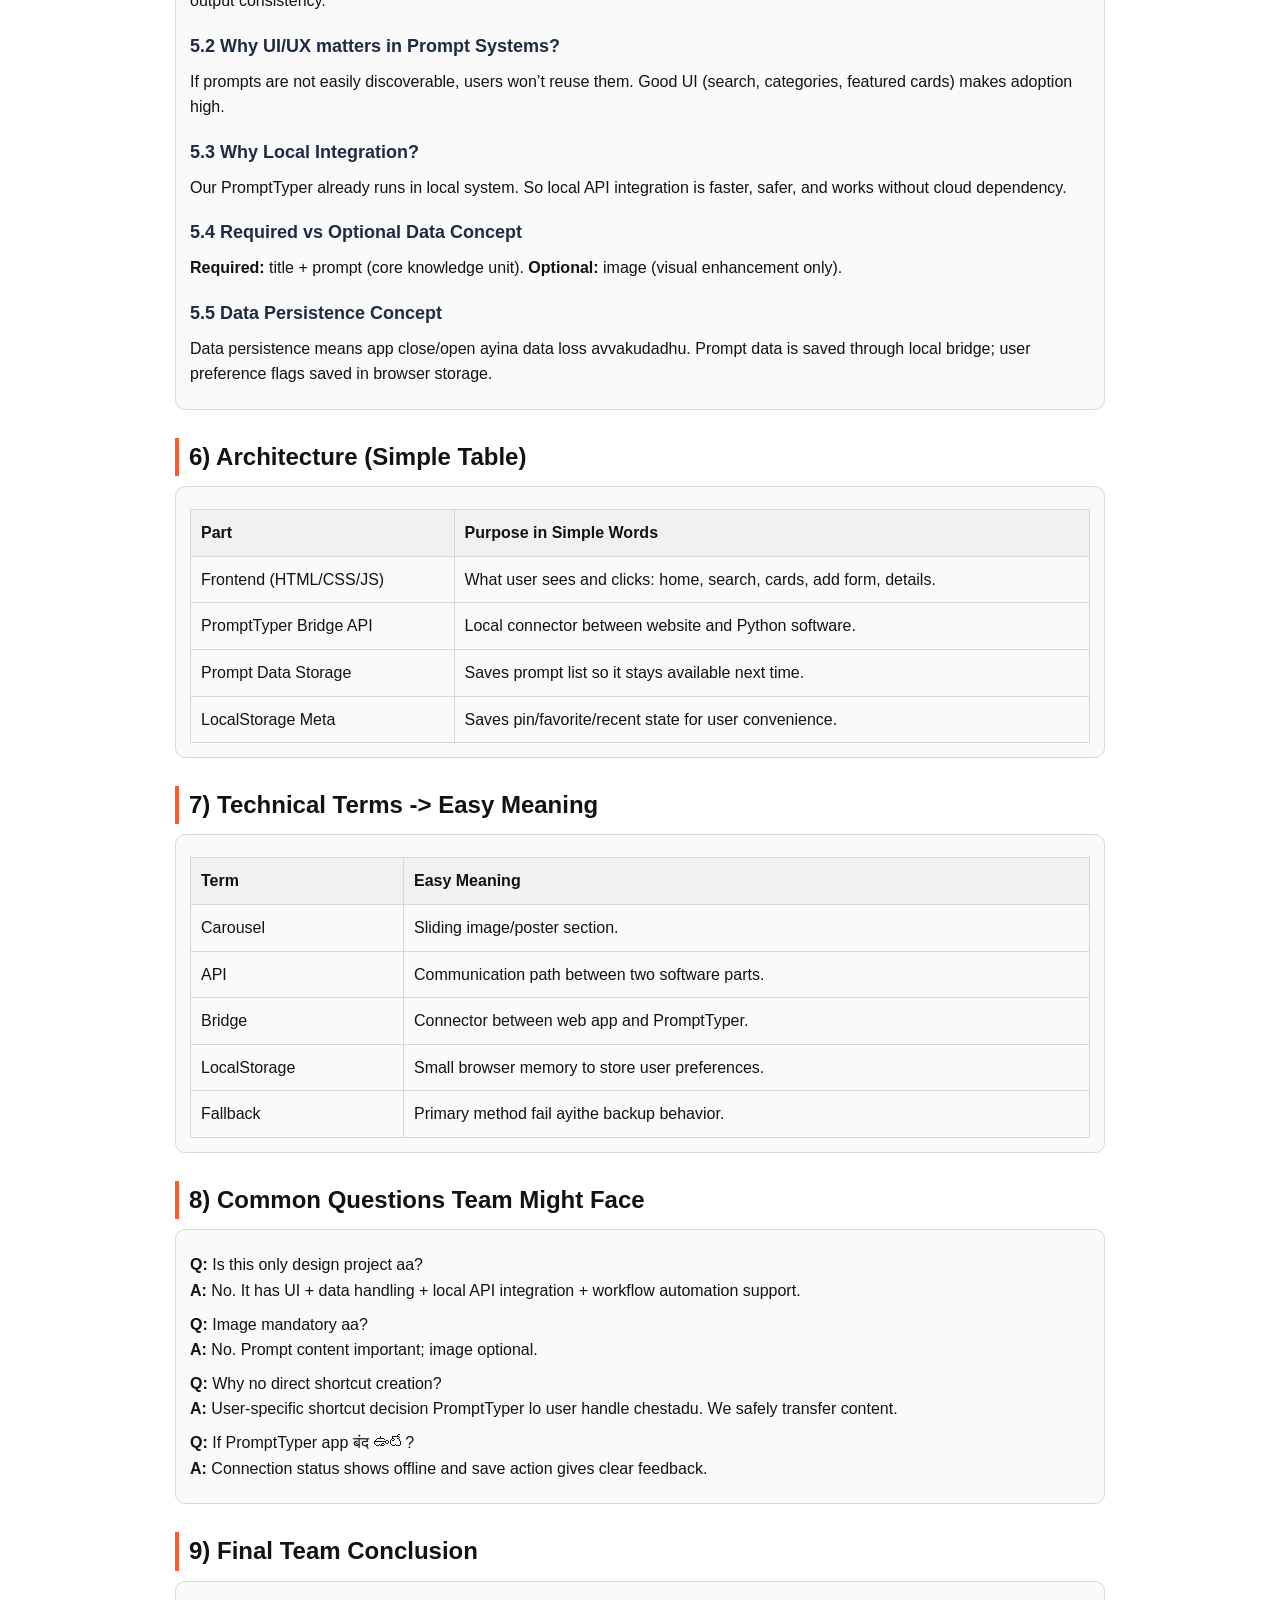
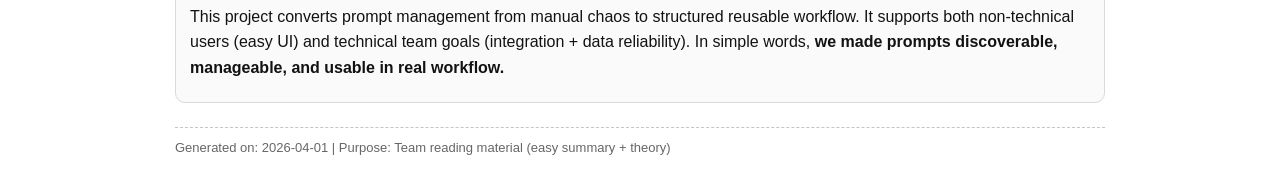
<file: PromptBank_Team_Summary_Theory.html>
<!DOCTYPE html>
<html lang="en">
<head>
  <meta charset="UTF-8" />
  <meta name="viewport" content="width=device-width, initial-scale=1.0" />
  <title>Prompt Bank - Team Summary with Theory</title>
  <style>
    body {
      margin: 0;
      padding: 30px;
      font-family: "Segoe UI", Tahoma, sans-serif;
      line-height: 1.6;
      color: #121212;
      background: #ffffff;
    }
    .wrap { max-width: 930px; margin: 0 auto; }
    h1 { font-size: 34px; margin: 0 0 8px; }
    h2 {
      font-size: 24px;
      margin: 28px 0 10px;
      border-left: 4px solid #ff5a2f;
      padding-left: 10px;
    }
    h3 { font-size: 18px; margin: 18px 0 8px; color: #1f2a44; }
    p { margin: 8px 0; }
    ul, ol { margin: 8px 0 10px 20px; }
    li { margin: 5px 0; }
    .muted { color: #5f5f5f; }
    .box {
      border: 1px solid #d9d9d9;
      border-radius: 10px;
      padding: 14px;
      background: #fafafa;
      margin-top: 10px;
    }
    .tip {
      border-left: 5px solid #2e7d32;
      background: #f2fbf3;
      padding: 10px 12px;
      margin-top: 8px;
    }
    table { width: 100%; border-collapse: collapse; margin-top: 8px; }
    th, td { border: 1px solid #d7d7d7; padding: 10px; vertical-align: top; text-align: left; }
    th { background: #f1f1f1; }
    .footer {
      margin-top: 24px;
      border-top: 1px dashed #c4c4c4;
      padding-top: 10px;
      font-size: 13px;
      color: #666;
    }
  </style>
</head>
<body>
  <div class="wrap">
    <h1>Prompt Bank - Team Summary (Easy + Theory)</h1>
    <p class="muted">This document is for team members who need quick understanding without deep coding background.</p>

    <h2>1) Project in One Simple Line</h2>
    <div class="box">
      <p><strong>Prompt Bank</strong> is a smart prompt library where we can store, search, view, and send prompts directly to PromptTyper software.</p>
    </div>

    <h2>2) Why We Built This</h2>
    <div class="box">
      <ul>
        <li>Prompts were scattered in notes/files, so reuse was difficult.</li>
        <li>New prompt add cheyyali ante code lo manual changes needed.</li>
        <li>PromptTyper software usage fast undali, so direct integration needed.</li>
      </ul>
      <div class="tip">
        <strong>Expected benefit:</strong> Better organization + faster retrieval + no repeated copy mistakes.
      </div>
    </div>

    <h2>3) How User Uses It (Non-Technical Flow)</h2>
    <div class="box">
      <ol>
        <li>Website open chestaru -> intro + homepage kanipistundi.</li>
        <li>Featured posters (Netflix style) lo prompts browse chestaru.</li>
        <li>Search bar use chesi specific prompt fast ga find chestaru.</li>
        <li>Prompt open chesi full content chustaru.</li>
        <li><strong>Save to PromptTyper</strong> click chesthe content software side ki transfer avutundi.</li>
        <li>User software lo shortcut assign chesukuntadu.</li>
      </ol>
    </div>

    <h2>4) Main Features (Team Should Remember)</h2>
    <div class="box">
      <h3>A. Cinematic Home Page</h3>
      <ul>
        <li>Large poster slider, arrows, dots, auto-slide.</li>
        <li>Visually engaging UI for quick discovery.</li>
      </ul>

      <h3>B. Search and Filters</h3>
      <ul>
        <li>Search by title, category, tagline, prompt text.</li>
        <li>Quick filters: All, Pinned, Favorites, Recent.</li>
      </ul>

      <h3>C. Add Prompt Module</h3>
      <ul>
        <li>Required: Title + Prompt content.</li>
        <li>Optional: Image (for top slider display).</li>
        <li>Edit/Delete prompts also available.</li>
      </ul>

      <h3>D. PromptTyper Integration</h3>
      <ul>
        <li>Connection status shows active/offline.</li>
        <li>One click to move prompt content into PromptTyper workflow.</li>
      </ul>
    </div>

    <h2>5) Basic Theory (Easy Words)</h2>
    <div class="box">
      <h3>5.1 What is a Prompt Library?</h3>
      <p>Prompt library ante reusable instructions collection. Each prompt is like a tested template. This reduces time and improves output consistency.</p>

      <h3>5.2 Why UI/UX matters in Prompt Systems?</h3>
      <p>If prompts are not easily discoverable, users won’t reuse them. Good UI (search, categories, featured cards) makes adoption high.</p>

      <h3>5.3 Why Local Integration?</h3>
      <p>Our PromptTyper already runs in local system. So local API integration is faster, safer, and works without cloud dependency.</p>

      <h3>5.4 Required vs Optional Data Concept</h3>
      <p><strong>Required:</strong> title + prompt (core knowledge unit). <strong>Optional:</strong> image (visual enhancement only).</p>

      <h3>5.5 Data Persistence Concept</h3>
      <p>Data persistence means app close/open ayina data loss avvakudadhu. Prompt data is saved through local bridge; user preference flags saved in browser storage.</p>
    </div>

    <h2>6) Architecture (Simple Table)</h2>
    <div class="box">
      <table>
        <tr>
          <th>Part</th>
          <th>Purpose in Simple Words</th>
        </tr>
        <tr>
          <td>Frontend (HTML/CSS/JS)</td>
          <td>What user sees and clicks: home, search, cards, add form, details.</td>
        </tr>
        <tr>
          <td>PromptTyper Bridge API</td>
          <td>Local connector between website and Python software.</td>
        </tr>
        <tr>
          <td>Prompt Data Storage</td>
          <td>Saves prompt list so it stays available next time.</td>
        </tr>
        <tr>
          <td>LocalStorage Meta</td>
          <td>Saves pin/favorite/recent state for user convenience.</td>
        </tr>
      </table>
    </div>

    <h2>7) Technical Terms -> Easy Meaning</h2>
    <div class="box">
      <table>
        <tr><th>Term</th><th>Easy Meaning</th></tr>
        <tr><td>Carousel</td><td>Sliding image/poster section.</td></tr>
        <tr><td>API</td><td>Communication path between two software parts.</td></tr>
        <tr><td>Bridge</td><td>Connector between web app and PromptTyper.</td></tr>
        <tr><td>LocalStorage</td><td>Small browser memory to store user preferences.</td></tr>
        <tr><td>Fallback</td><td>Primary method fail ayithe backup behavior.</td></tr>
      </table>
    </div>

    <h2>8) Common Questions Team Might Face</h2>
    <div class="box">
      <p><strong>Q:</strong> Is this only design project aa?<br><strong>A:</strong> No. It has UI + data handling + local API integration + workflow automation support.</p>
      <p><strong>Q:</strong> Image mandatory aa?<br><strong>A:</strong> No. Prompt content important; image optional.</p>
      <p><strong>Q:</strong> Why no direct shortcut creation?<br><strong>A:</strong> User-specific shortcut decision PromptTyper lo user handle chestadu. We safely transfer content.</p>
      <p><strong>Q:</strong> If PromptTyper app बंद ఉంటే?<br><strong>A:</strong> Connection status shows offline and save action gives clear feedback.</p>
    </div>

    <h2>9) Final Team Conclusion</h2>
    <div class="box">
      <p>This project converts prompt management from manual chaos to structured reusable workflow. It supports both non-technical users (easy UI) and technical team goals (integration + data reliability). In simple words, <strong>we made prompts discoverable, manageable, and usable in real workflow.</strong></p>
    </div>

    <div class="footer">
      Generated on: 2026-04-01 | Purpose: Team reading material (easy summary + theory)
    </div>
  </div>
</body>
</html>
</file>
